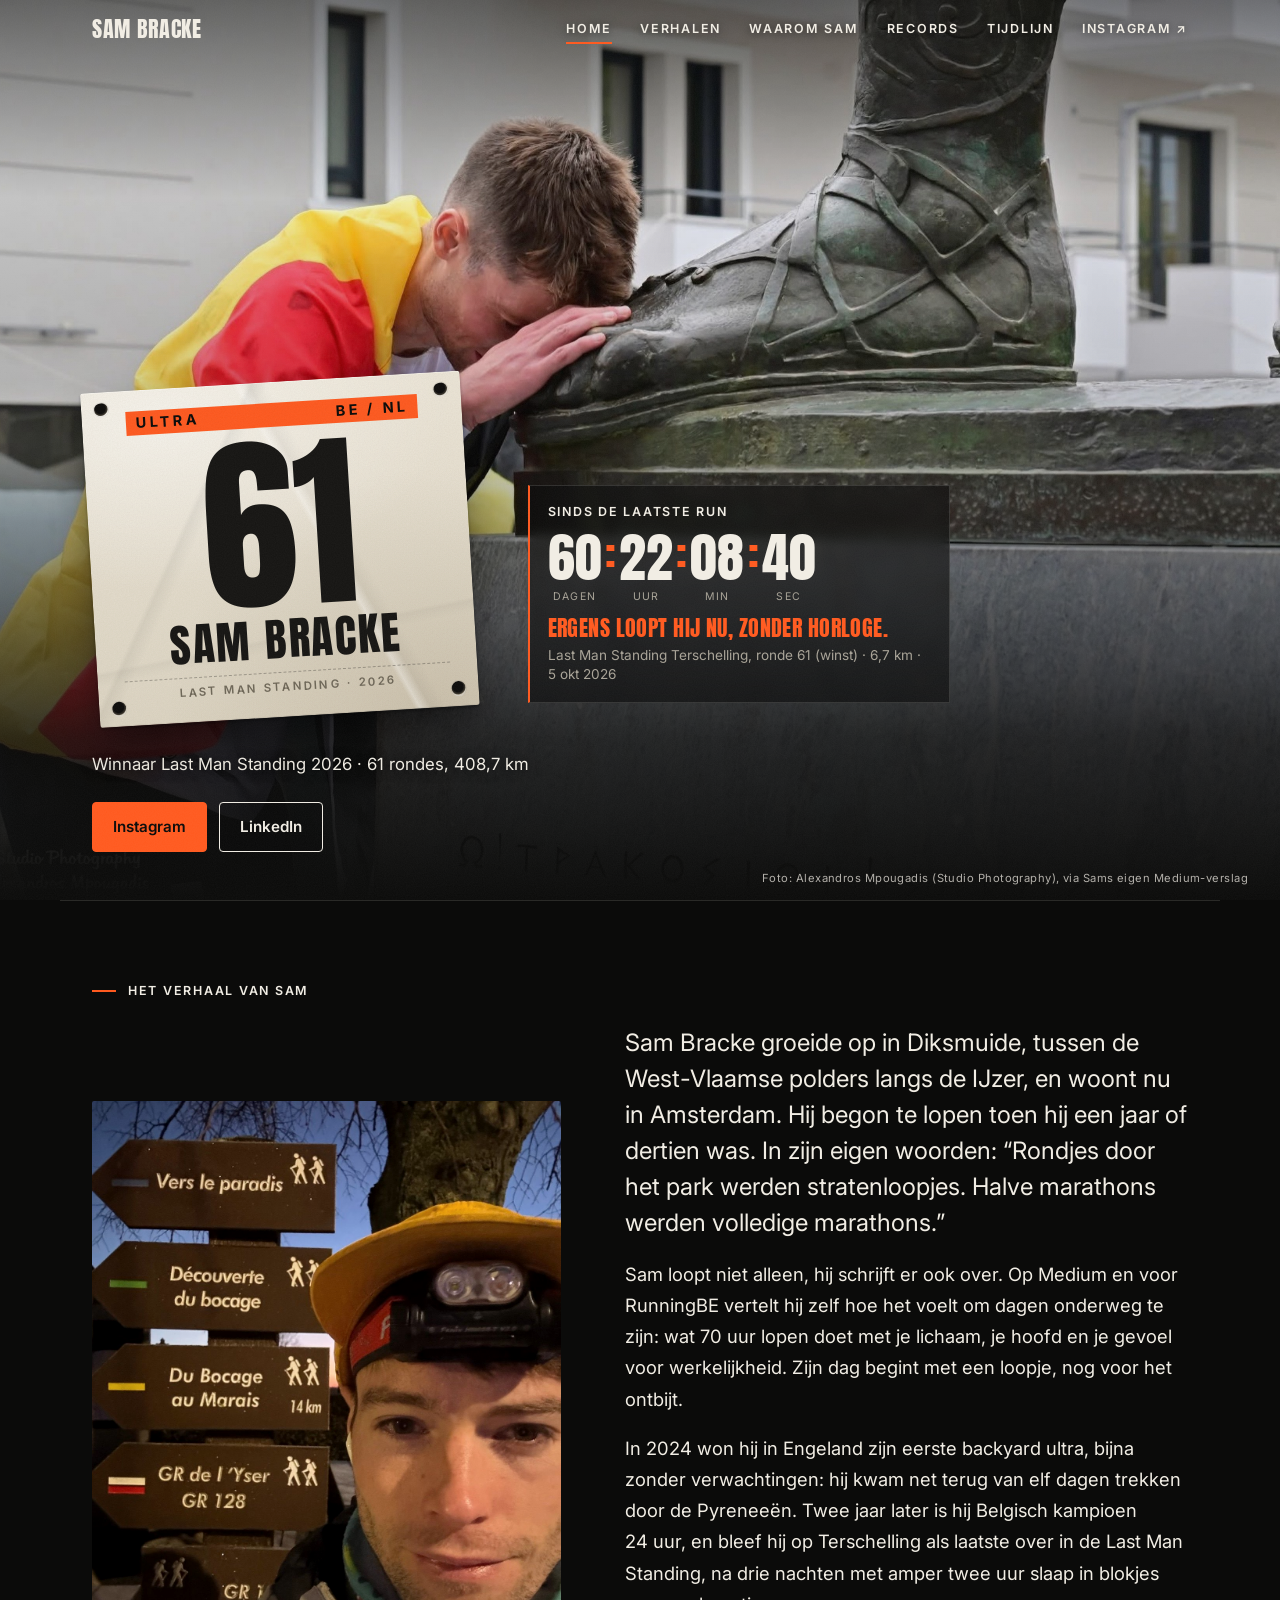
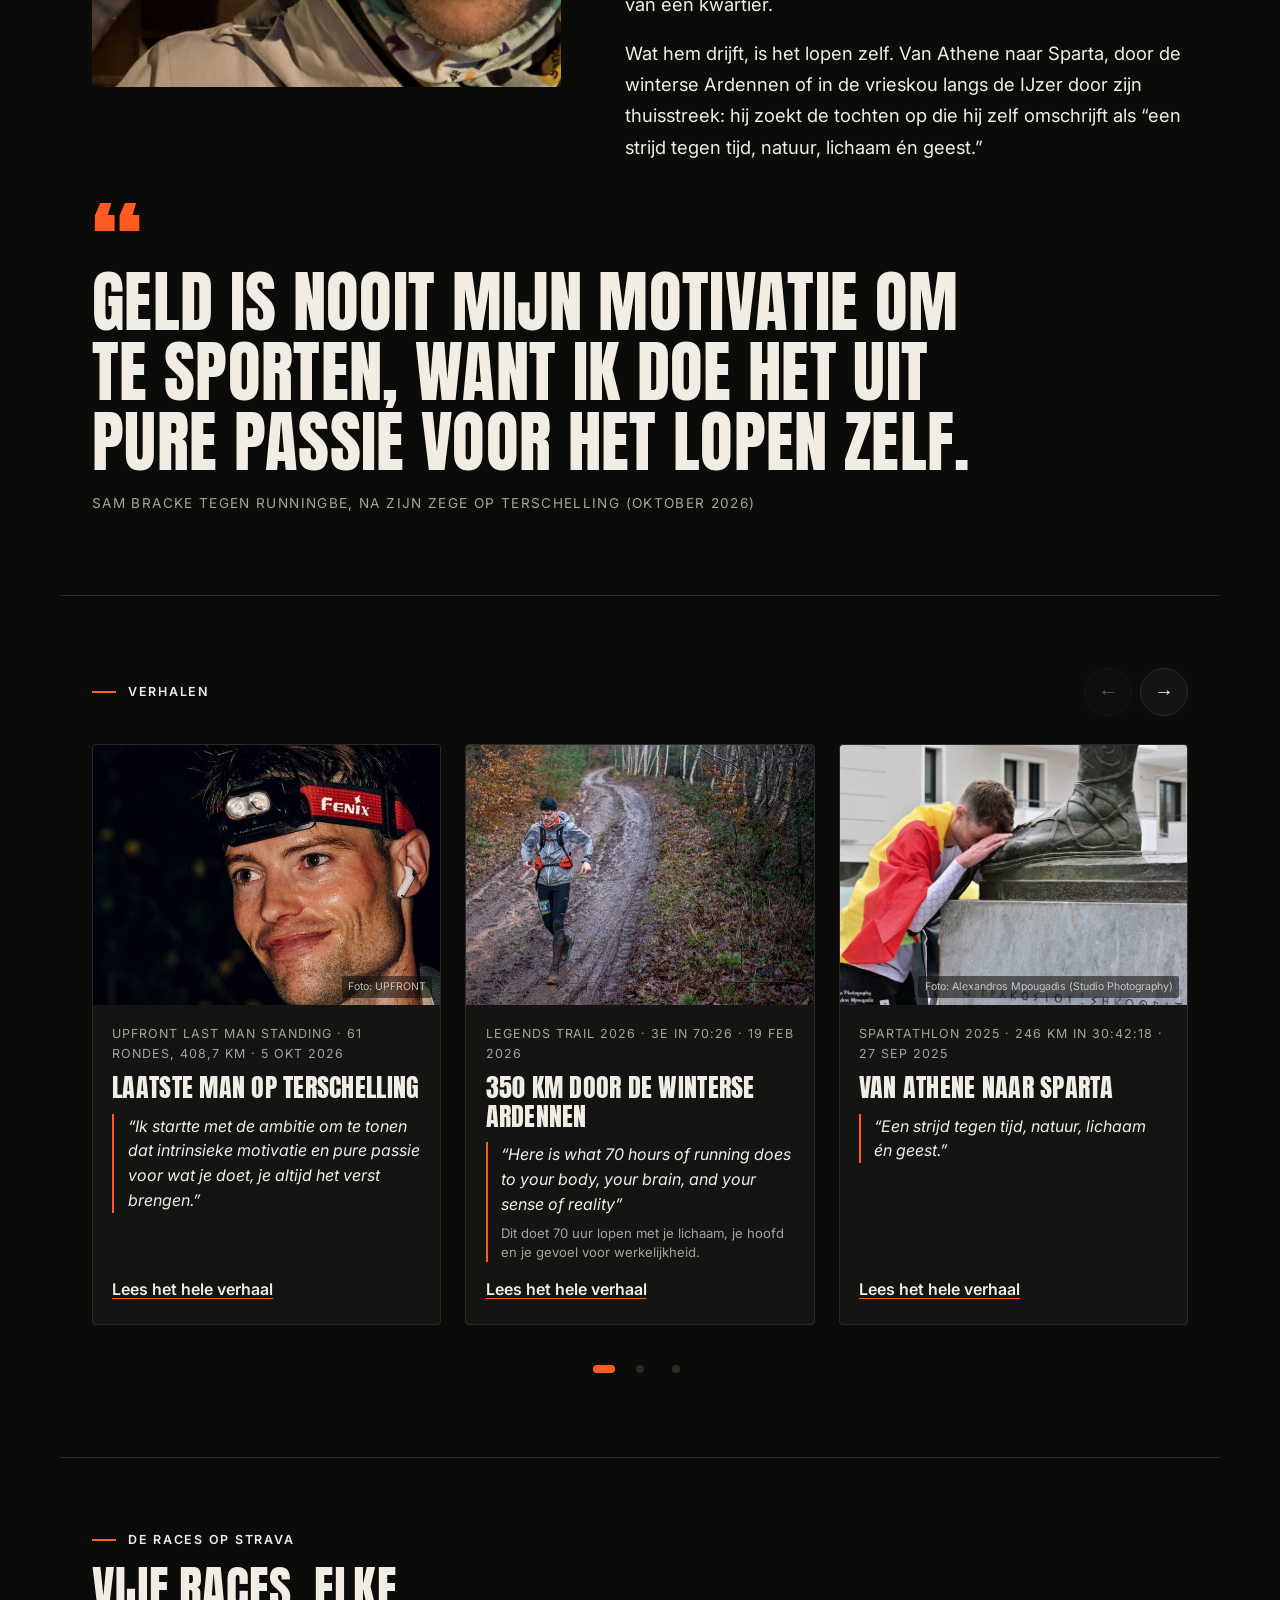
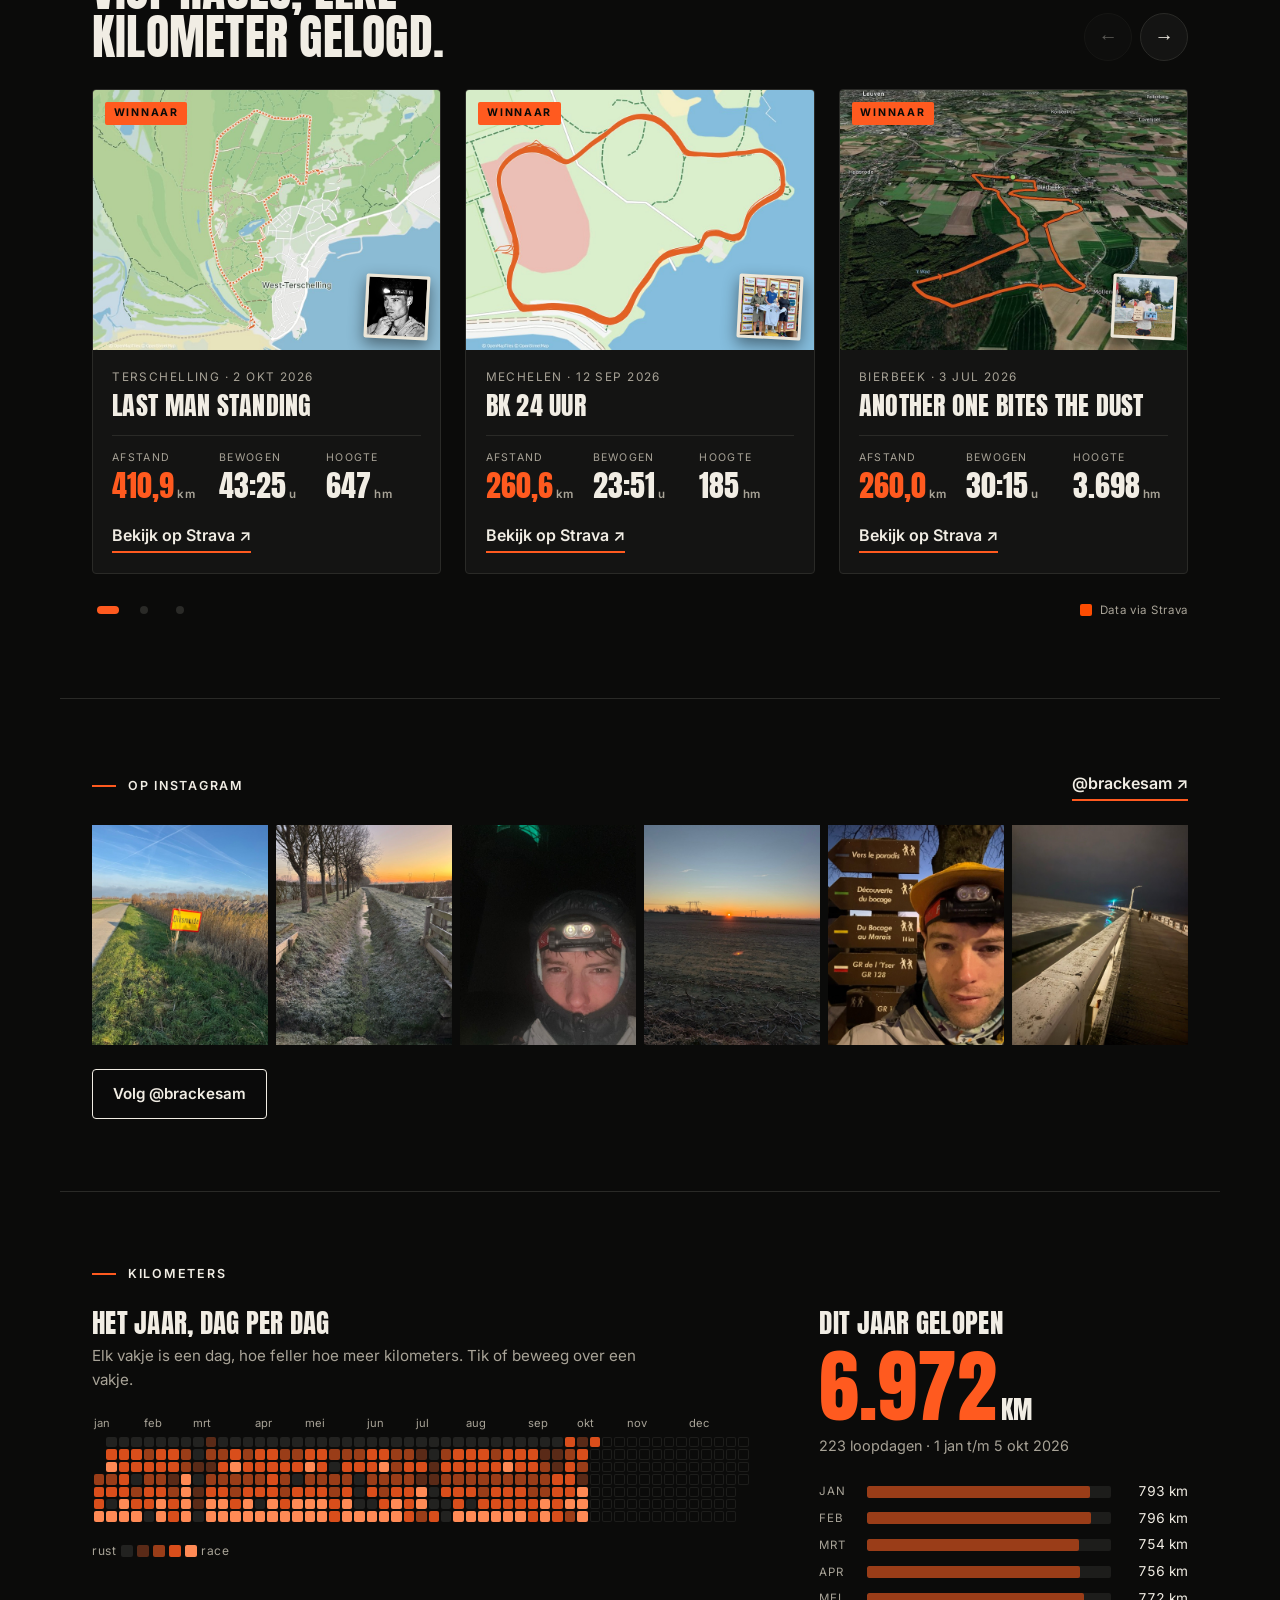
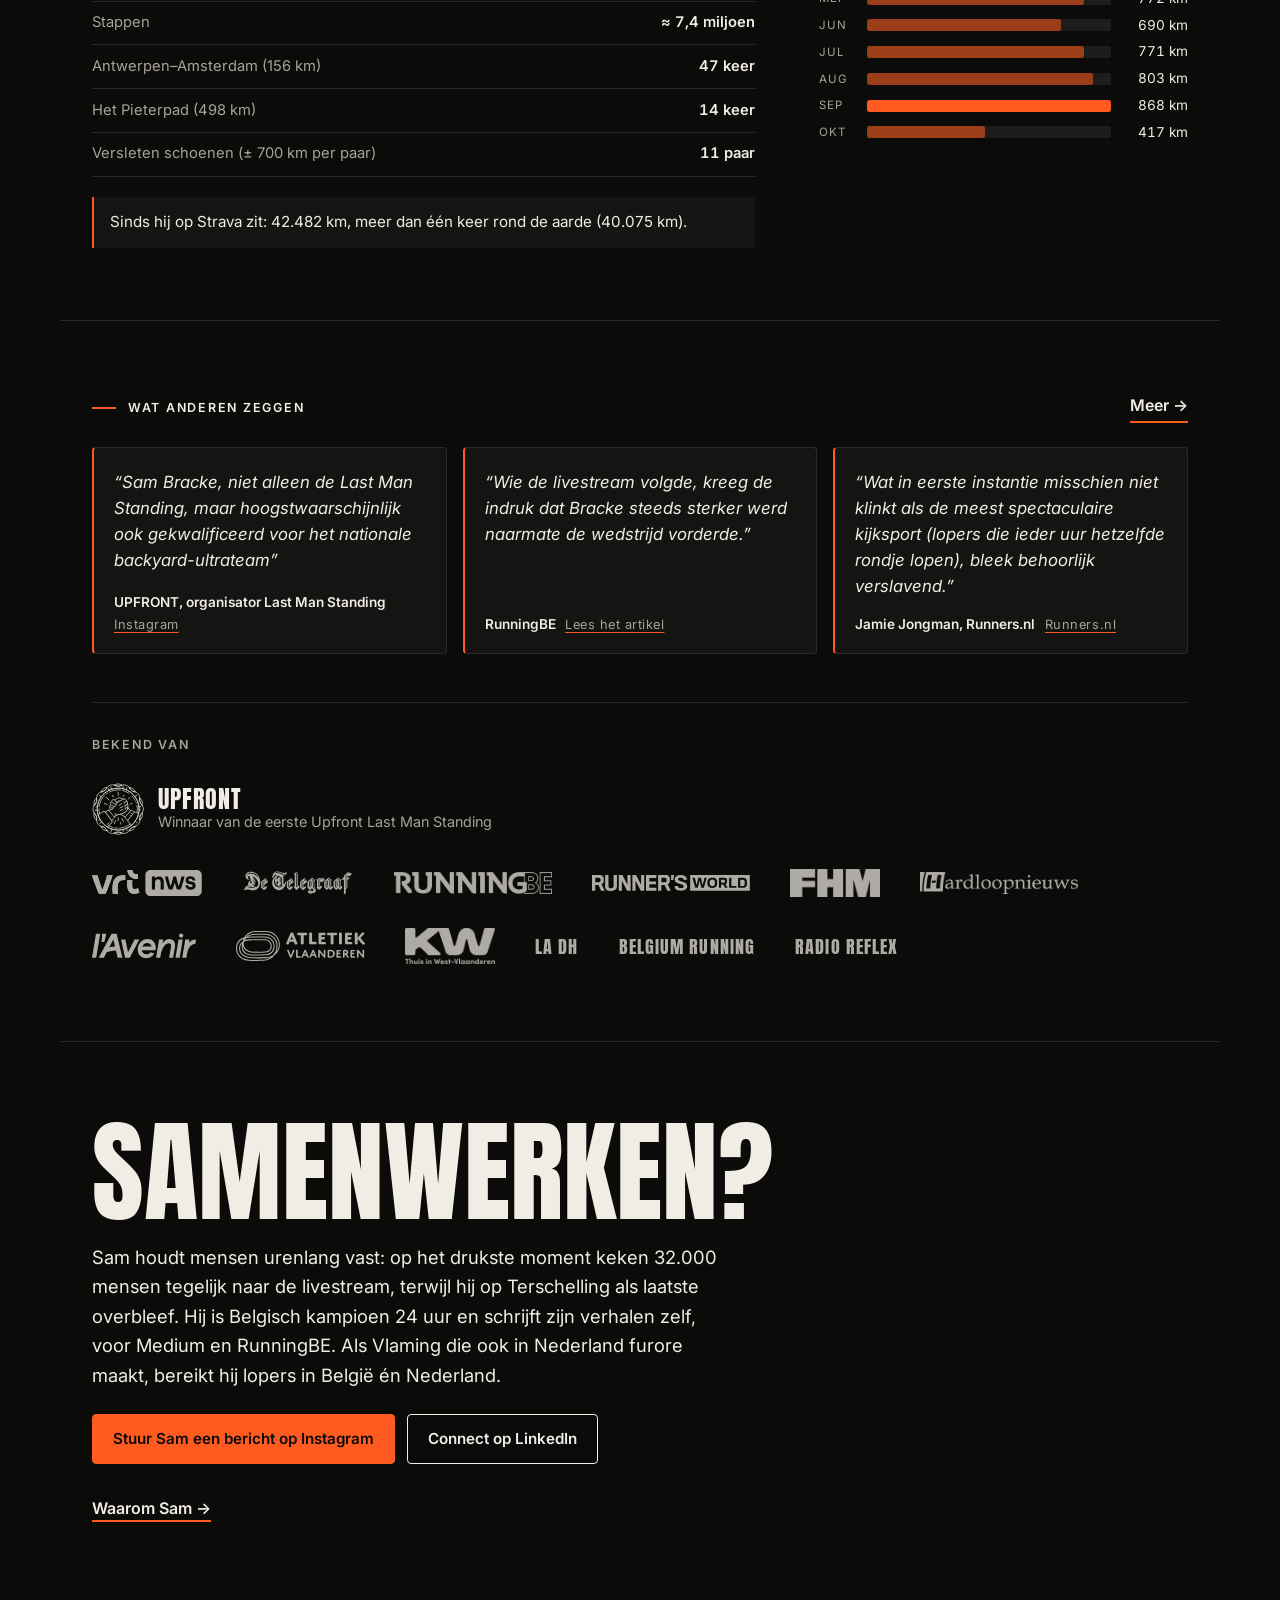
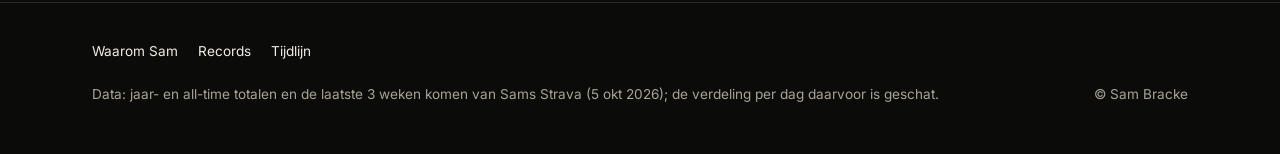
<file: index.html>
<!doctype html>
<html lang="nl">
<head>
<meta charset="utf-8">
<meta name="viewport" content="width=device-width, initial-scale=1">
<meta name="robots" content="noindex, nofollow">
<title>Sam Bracke · Ultraloper</title>
<meta name="description" content="Sam Bracke, ultraloper. Winnaar Last Man Standing 2026: 61 rondes, 408,7 km.">
<meta name="theme-color" content="#0b0b0a">
<link rel="preconnect" href="https://fonts.googleapis.com">
<link rel="preconnect" href="https://fonts.gstatic.com" crossorigin>
<link href="https://fonts.googleapis.com/css2?family=Anton&family=Inter:ital,wght@0,400;0,500;0,600;0,700;1,400&display=swap" rel="stylesheet">
<link rel="stylesheet" href="styles.css">
</head>
<body class="page-home">
<a class="skip" href="#main">Naar de inhoud</a>

<header class="topbar" id="topbar">
  <div class="topbar__inner wrap">
    <a class="topbar__brand" href="index.html" aria-label="Sam Bracke, naar de homepage">Sam Bracke</a>
    <button class="menu-btn" type="button" aria-expanded="false" aria-controls="site-nav">
      <span class="menu-btn__bars" aria-hidden="true"><i></i><i></i><i></i></span>
      <span class="menu-btn__lbl">Menu</span>
    </button>
    <nav class="nav" id="site-nav" aria-label="Hoofdmenu">
      <ul class="nav__list">
        <li><a href="index.html" aria-current="page">Home</a></li>
        <li><a href="index.html#verhalen">Verhalen</a></li>
        <li><a href="waarom-sam.html">Waarom Sam</a></li>
        <li><a href="records.html">Records</a></li>
        <li><a href="tijdlijn.html">Tijdlijn</a></li>
        <li><a href="https://www.instagram.com/brackesam/" target="_blank" rel="noopener">Instagram <span aria-hidden="true">↗</span><span class="sr-only">(opent in nieuw venster)</span></a></li>
      </ul>
    </nav>
  </div>
</header>

<section class="hero" id="top" aria-label="Sam Bracke">
  <div class="hero__inner wrap">
    <div class="hero__row">
      <h1 class="bib">
        <span class="bib__band" aria-hidden="true"><span>Ultra</span><span>BE / NL</span></span>
        <span class="bib__num" aria-hidden="true">61</span>
        <span class="bib__name">Sam Bracke</span>
        <span class="bib__foot" aria-hidden="true">Last Man Standing · 2026</span>
        <span class="bib__hole bib__hole--tl" aria-hidden="true"></span>
        <span class="bib__hole bib__hole--tr" aria-hidden="true"></span>
        <span class="bib__hole bib__hole--bl" aria-hidden="true"></span>
        <span class="bib__hole bib__hole--br" aria-hidden="true"></span>
      </h1>

      <div class="since" id="sinds" hidden>
        <h2 class="since__h">Sinds de laatste run</h2>
        <div class="timer" role="timer" aria-live="off">
          <div class="timer__unit"><span class="timer__num" data-t="d">00</span><span class="timer__lbl">dagen</span></div>
          <span class="timer__sep" aria-hidden="true">:</span>
          <div class="timer__unit"><span class="timer__num" data-t="h">00</span><span class="timer__lbl">uur</span></div>
          <span class="timer__sep" aria-hidden="true">:</span>
          <div class="timer__unit"><span class="timer__num" data-t="m">00</span><span class="timer__lbl">min</span></div>
          <span class="timer__sep" aria-hidden="true">:</span>
          <div class="timer__unit"><span class="timer__num" data-t="s">00</span><span class="timer__lbl">sec</span></div>
        </div>
        <p class="since__quip" id="quip"></p>
        <p class="since__meta" id="lastrun"></p>
      </div>
    </div>

    <p class="hero__sub" id="tagline">Winnaar Last Man Standing 2026 · 61&nbsp;rondes, 408,7&nbsp;km</p>
    <div class="btns">
      <a class="btn btn--accent" href="https://www.instagram.com/brackesam/" target="_blank" rel="noopener">Instagram</a>
      <a class="btn" href="https://www.linkedin.com/in/sam-bracke-02895a59/" target="_blank" rel="noopener">LinkedIn</a>
    </div>
    <p class="hero__credit" id="hero-credit" hidden></p>
  </div>
</section>

<main id="main">
  <section class="section wrap about" id="verhaal" aria-labelledby="verhaal-h" hidden>
    <h2 class="kicker" id="verhaal-h">Het verhaal van Sam</h2>
    <div class="about__grid">
      <figure class="about__photo" id="about-photo" hidden></figure>
      <div class="about__text" id="about-text"></div>
    </div>
    <figure class="about__quote" id="about-quote" hidden>
      <blockquote id="about-quote-text"></blockquote>
      <figcaption id="about-quote-src" hidden></figcaption>
    </figure>
  </section>

  <section class="section wrap" id="verhalen" aria-labelledby="ver-h" hidden>
    <div class="section__head">
      <h2 class="kicker" id="ver-h">Verhalen</h2>
      <div class="slider__ctrl" id="slider-ctrl">
        <button class="slider__arrow" type="button" id="slider-prev" aria-label="Vorig verhaal"><span aria-hidden="true">←</span></button>
        <button class="slider__arrow" type="button" id="slider-next" aria-label="Volgend verhaal"><span aria-hidden="true">→</span></button>
      </div>
    </div>
    <div class="slider" role="region" aria-roledescription="carrousel" aria-label="Verhalen van Sam">
      <div class="slider__track" id="stories-track" tabindex="0" aria-label="Verhalen, gebruik de pijltjestoetsen om te schuiven"></div>
    </div>
    <div class="slider__dots" id="slider-dots" role="group" aria-label="Kies een verhaal"></div>
  </section>

  <section class="section wrap races-sec" id="strava" aria-labelledby="strava-h" hidden>
    <div class="section__head races__head">
      <div>
        <h2 class="kicker" id="strava-h">De races op Strava</h2>
        <p class="races__lead" id="strava-lead">Vijf races, elke kilometer gelogd.</p>
      </div>
      <div class="slider__ctrl" id="races-ctrl">
        <button class="slider__arrow" type="button" id="races-prev" aria-label="Vorige race"><span aria-hidden="true">←</span></button>
        <button class="slider__arrow" type="button" id="races-next" aria-label="Volgende race"><span aria-hidden="true">→</span></button>
      </div>
    </div>
    <div class="slider" role="region" aria-roledescription="carrousel" aria-label="Races op Strava">
      <ol class="slider__track races__track" id="races-track" tabindex="0" aria-label="Races, gebruik de pijltjestoetsen om te schuiven"></ol>
    </div>
    <div class="races__foot">
      <p class="races__hint" id="races-hint" aria-hidden="true">Veeg voor meer races <span>→</span></p>
      <div class="slider__dots" id="races-dots" role="group" aria-label="Kies een race"></div>
      <p class="races__attr"><span class="races__attr-mark" aria-hidden="true"></span>Data via Strava</p>
    </div>
  </section>

  <section class="section wrap" id="instagram" aria-labelledby="ig-h" hidden>
    <div class="section__head">
      <h2 class="kicker" id="ig-h">Op Instagram</h2>
      <a class="link-arrow" href="https://www.instagram.com/brackesam/" target="_blank" rel="noopener">@brackesam <span aria-hidden="true">↗</span></a>
    </div>
    <div class="ig" id="ig-list"></div>
    <div class="btns"><a class="btn" href="https://www.instagram.com/brackesam/" target="_blank" rel="noopener">Volg @brackesam</a></div>
  </section>

  <section class="section wrap" id="kilometers" aria-labelledby="km-h" hidden>
    <h2 class="kicker" id="km-h">Kilometers</h2>
    <div class="km">
      <div class="km__cal" id="kalender" hidden>
        <h3 class="km__h">Het jaar, dag per dag</h3>
        <p class="km__lead">Elk vakje is een dag, hoe feller hoe meer kilometers. Tik of beweeg over een vakje.</p>
        <div class="heat-wrap" id="heat-wrap">
          <div class="heat" id="heat">
            <div class="heat__months" id="heat-months" aria-hidden="true"></div>
            <div class="heat__grid" id="heat-grid" role="group" aria-label="Jaarkalender: één knop per dag. Pijltjestoetsen om te bewegen."></div>
          </div>
          <div class="pop" id="heat-pop" role="status" aria-live="polite" hidden></div>
        </div>
        <div class="heat__legend" aria-hidden="true">rust <i data-l="0"></i><i data-l="1"></i><i data-l="2"></i><i data-l="3"></i><i data-l="4"></i> race</div>
      </div>
      <div class="km__year" id="tellers" hidden>
        <h3 class="km__h">Dit jaar gelopen</h3>
        <p class="km__total"><span class="km__total-num" id="km-total" data-to="0">0</span> <span class="km__total-unit">km</span></p>
        <p class="km__sub" id="km-sub"></p>
        <ol class="months" id="months" aria-label="Kilometers per maand"></ol>
      </div>
      <div class="km__extra" id="km-extra" hidden>
        <ul class="compare" id="compare"></ul>
        <p class="alltime" id="alltime" hidden></p>
      </div>
    </div>
  </section>

  <section class="section wrap tq-strip" id="anderen-home" aria-labelledby="tqh-h" hidden>
    <div class="section__head">
      <h2 class="kicker" id="tqh-h">Wat anderen zeggen</h2>
      <a class="link-arrow" href="waarom-sam.html#anderen">Meer <span aria-hidden="true">→</span></a>
    </div>
    <div class="tq-grid tq-grid--home" id="tq-home"></div>
    <div class="known" id="tq-known" hidden><h3 class="known__h">Bekend van</h3></div>
  </section>

  <section class="section wrap cta" id="samenwerken" aria-labelledby="sam-h">
    <h2 class="cta__title" id="sam-h">Samenwerken?</h2>
    <p class="cta__pitch" id="pitch">Sam loopt verder dan de meeste mensen rijden op een dag, en neemt zijn publiek mee in elke kilometer. Op zoek naar een partner die dat verhaal mee wil dragen.</p>
    <div class="btns">
      <a class="btn btn--accent" href="https://ig.me/m/brackesam" target="_blank" rel="noopener">Stuur Sam een bericht op Instagram</a>
      <a class="btn" href="https://www.linkedin.com/in/sam-bracke-02895a59/" target="_blank" rel="noopener">Connect op LinkedIn</a>
    </div>
    <p class="cta__more"><a class="link-arrow" href="waarom-sam.html">Waarom Sam <span aria-hidden="true">→</span></a></p>
  </section>
</main>

<footer class="footer">
  <div class="wrap footer__inner">
    <nav class="footer__nav" aria-label="Footer">
      <a href="waarom-sam.html">Waarom Sam</a><a href="records.html">Records</a><a href="tijdlijn.html">Tijdlijn</a>
    </nav>
    <p id="footer-data">Data: voorbeelddata. Strava-koppeling volgt.</p>
    <p>© Sam Bracke</p>
  </div>
</footer>
<script src="app.js" defer></script>
</body>
</html>
</file>
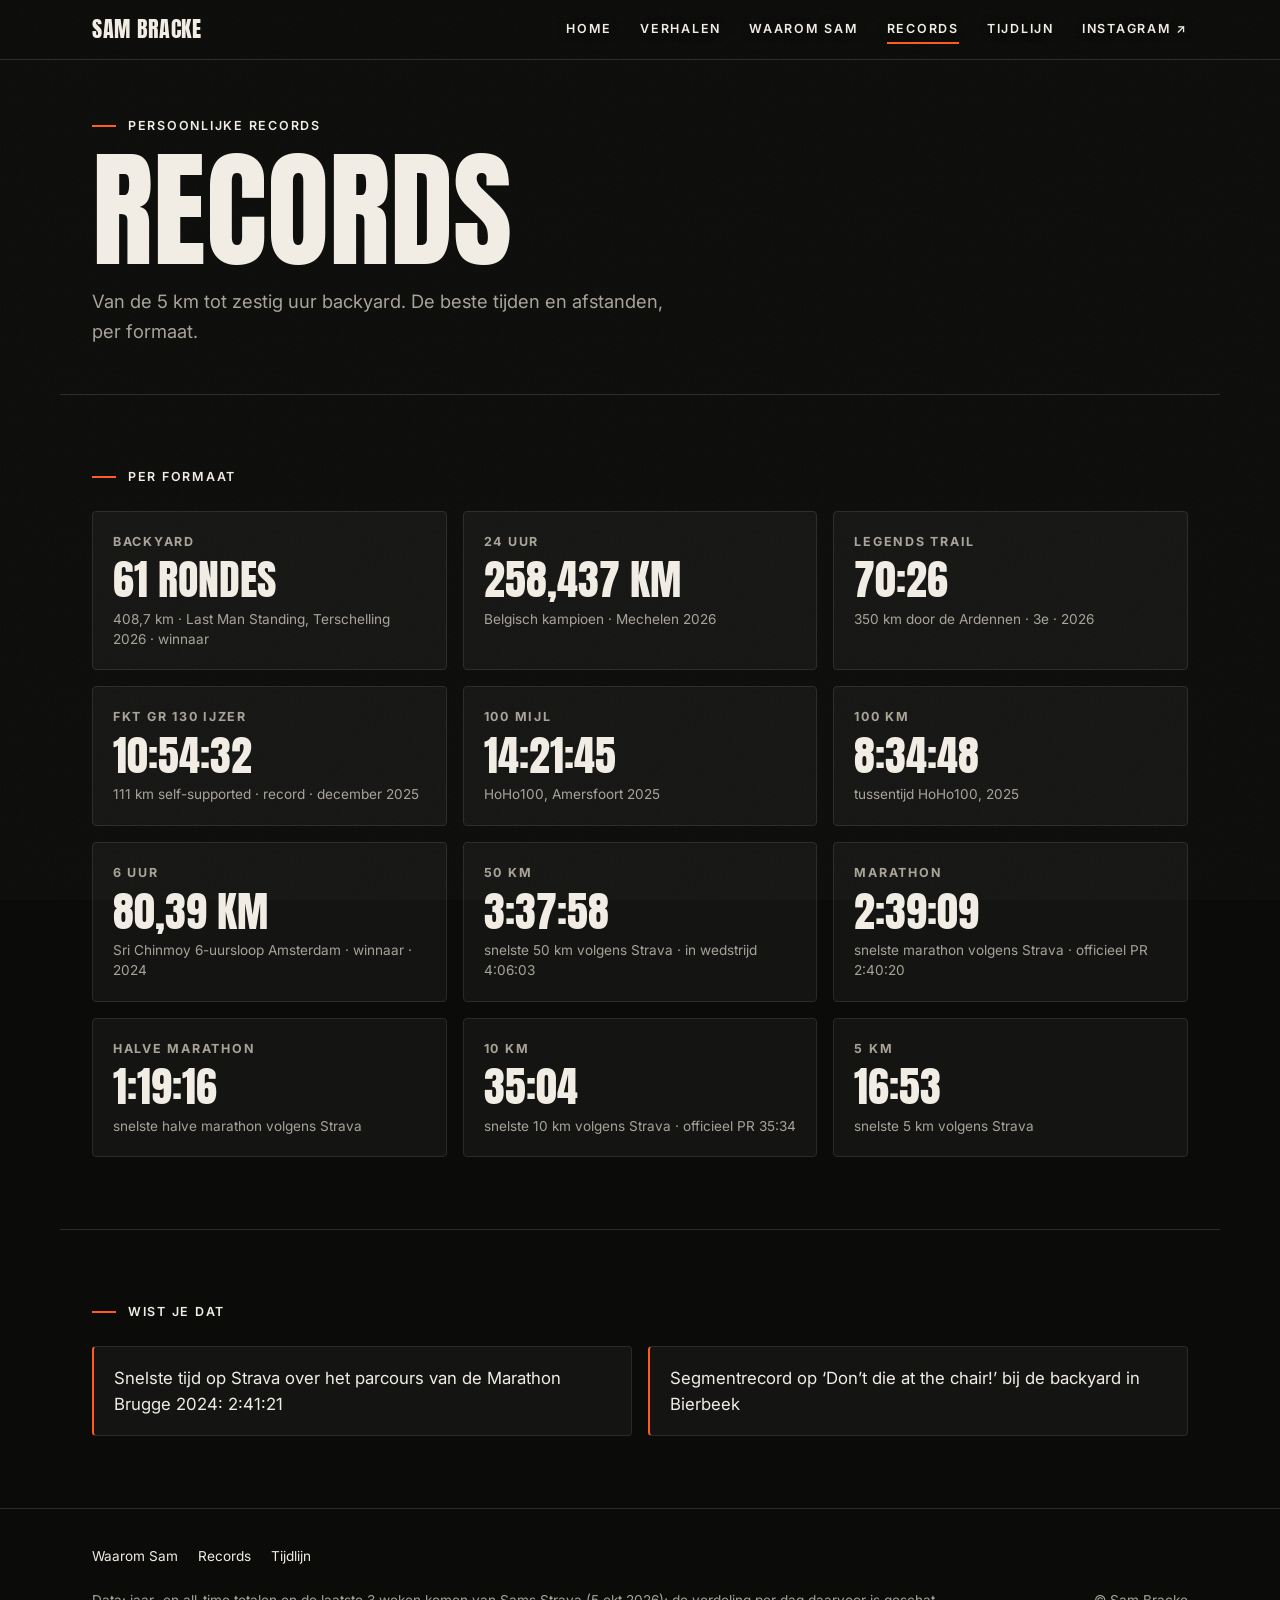
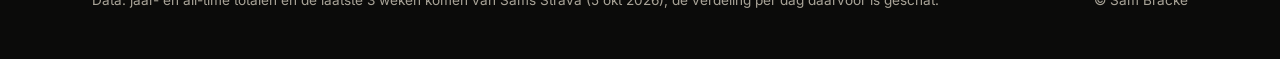
<file: records.html>
<!doctype html>
<html lang="nl">
<head>
<meta charset="utf-8">
<meta name="viewport" content="width=device-width, initial-scale=1">
<meta name="robots" content="noindex, nofollow">
<title>Records · Sam Bracke</title>
<meta name="description" content="De persoonlijke records van ultraloper Sam Bracke.">
<meta name="theme-color" content="#0b0b0a">
<link rel="preconnect" href="https://fonts.googleapis.com">
<link rel="preconnect" href="https://fonts.gstatic.com" crossorigin>
<link href="https://fonts.googleapis.com/css2?family=Anton&family=Inter:ital,wght@0,400;0,500;0,600;0,700;1,400&display=swap" rel="stylesheet">
<link rel="stylesheet" href="styles.css">
</head>
<body class="page-sub">
<a class="skip" href="#main">Naar de inhoud</a>

<header class="topbar" id="topbar">
  <div class="topbar__inner wrap">
    <a class="topbar__brand" href="index.html" aria-label="Sam Bracke, naar de homepage">Sam Bracke</a>
    <button class="menu-btn" type="button" aria-expanded="false" aria-controls="site-nav">
      <span class="menu-btn__bars" aria-hidden="true"><i></i><i></i><i></i></span>
      <span class="menu-btn__lbl">Menu</span>
    </button>
    <nav class="nav" id="site-nav" aria-label="Hoofdmenu">
      <ul class="nav__list">
        <li><a href="index.html">Home</a></li>
        <li><a href="index.html#verhalen">Verhalen</a></li>
        <li><a href="waarom-sam.html">Waarom Sam</a></li>
        <li><a href="records.html" aria-current="page">Records</a></li>
        <li><a href="tijdlijn.html">Tijdlijn</a></li>
        <li><a href="https://www.instagram.com/brackesam/" target="_blank" rel="noopener">Instagram <span aria-hidden="true">↗</span><span class="sr-only">(opent in nieuw venster)</span></a></li>
      </ul>
    </nav>
  </div>
</header>

<main id="main">
  <header class="pagehead wrap">
    <p class="kicker">Persoonlijke records</p>
    <h1 class="pagehead__title">Records</h1>
    <p class="pagehead__lead">Van de 5 km tot zestig uur backyard. De beste tijden en afstanden, per formaat.</p>
  </header>

  <section class="section wrap" id="prs" aria-labelledby="prs-h" hidden>
    <h2 class="kicker" id="prs-h">Per formaat</h2>
    <div class="cards cards--prs" id="prs-list"></div>
  </section>

  <section class="section wrap" id="funfacts" aria-labelledby="ff-h" hidden>
    <h2 class="kicker" id="ff-h">Wist je dat</h2>
    <ul class="facts" id="facts-list"></ul>
  </section>
</main>

<footer class="footer">
  <div class="wrap footer__inner">
    <nav class="footer__nav" aria-label="Footer">
      <a href="waarom-sam.html">Waarom Sam</a><a href="records.html">Records</a><a href="tijdlijn.html">Tijdlijn</a>
    </nav>
    <p id="footer-data">Data: voorbeelddata. Strava-koppeling volgt.</p>
    <p>© Sam Bracke</p>
  </div>
</footer>
<script src="app.js" defer></script>
</body>
</html>
</file>
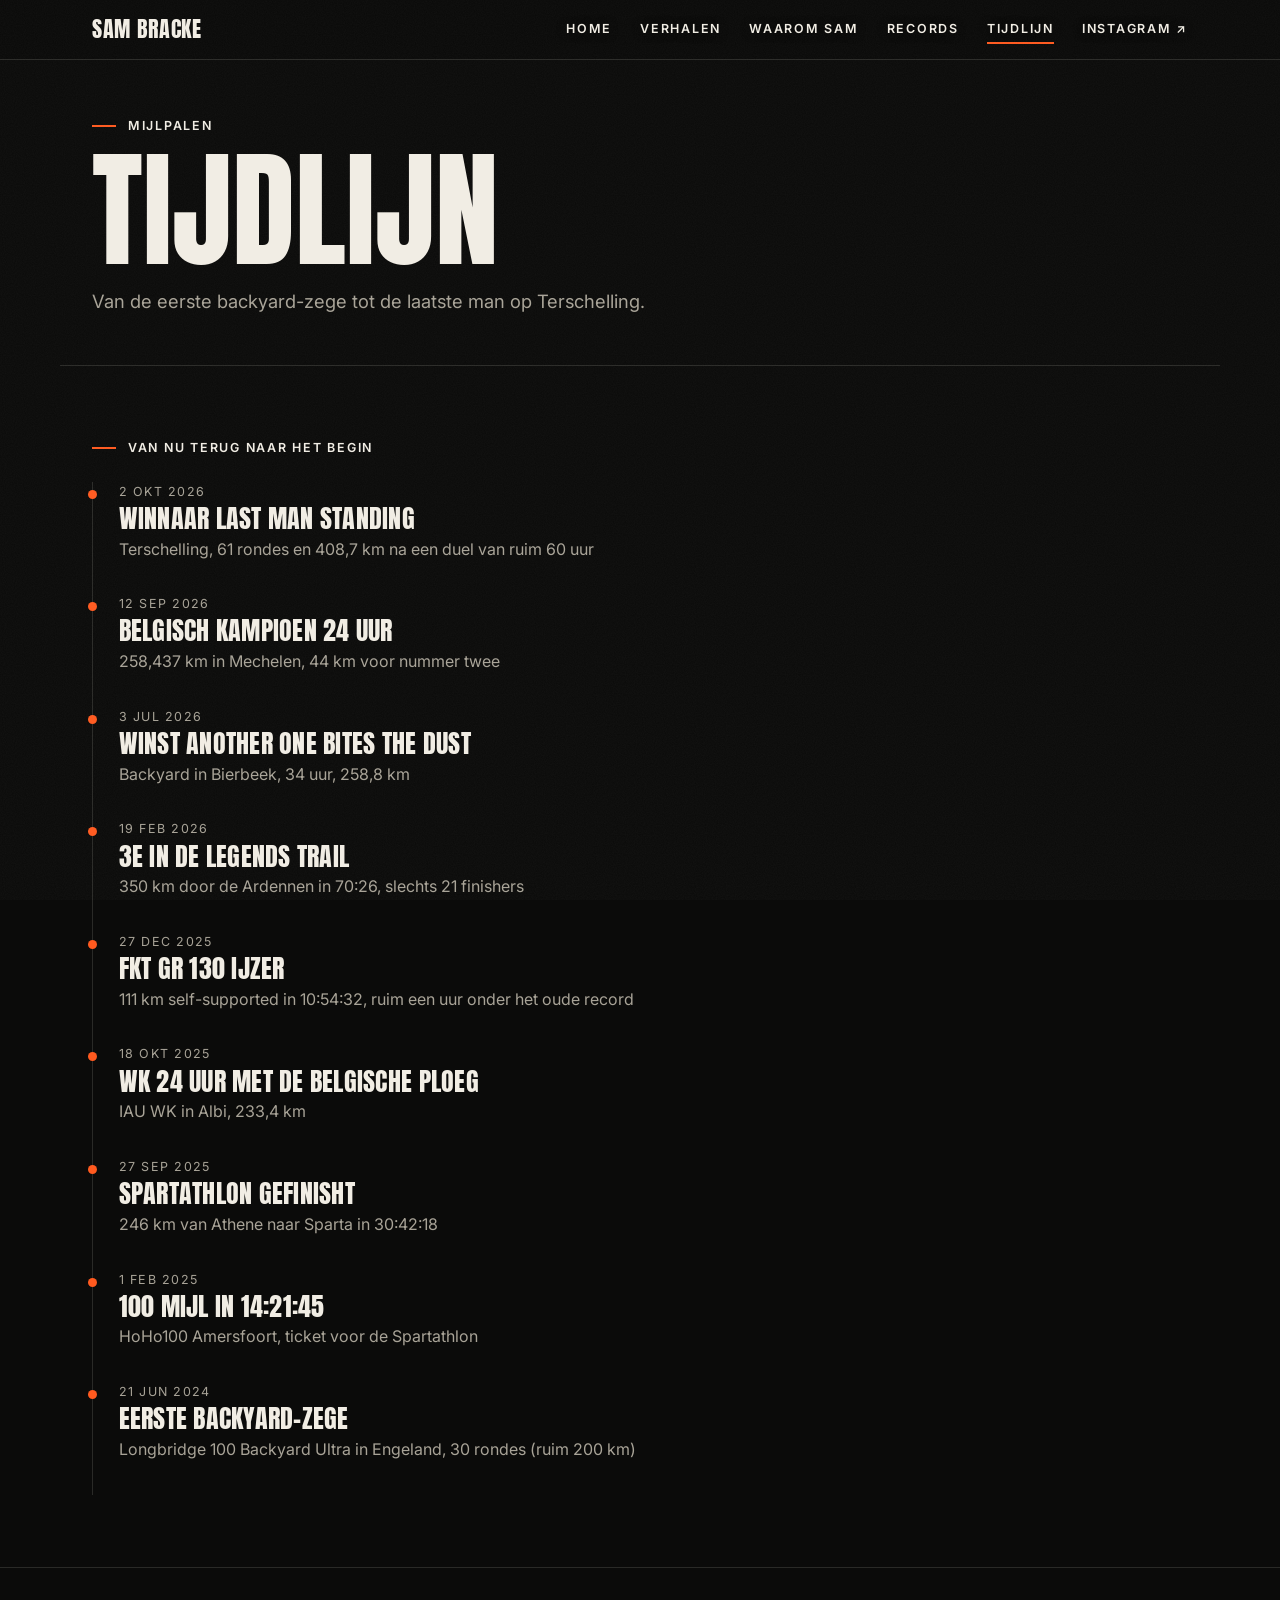
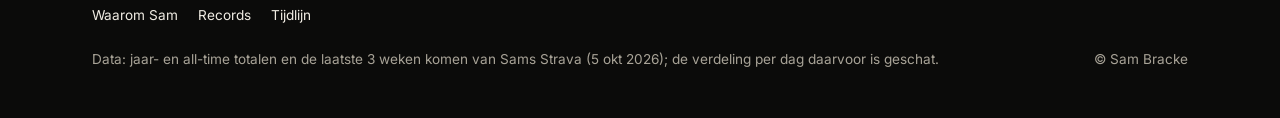
<file: tijdlijn.html>
<!doctype html>
<html lang="nl">
<head>
<meta charset="utf-8">
<meta name="viewport" content="width=device-width, initial-scale=1">
<meta name="robots" content="noindex, nofollow">
<title>Tijdlijn · Sam Bracke</title>
<meta name="description" content="De belangrijkste races en mijlpalen van ultraloper Sam Bracke.">
<meta name="theme-color" content="#0b0b0a">
<link rel="preconnect" href="https://fonts.googleapis.com">
<link rel="preconnect" href="https://fonts.gstatic.com" crossorigin>
<link href="https://fonts.googleapis.com/css2?family=Anton&family=Inter:ital,wght@0,400;0,500;0,600;0,700;1,400&display=swap" rel="stylesheet">
<link rel="stylesheet" href="styles.css">
</head>
<body class="page-sub">
<a class="skip" href="#main">Naar de inhoud</a>

<header class="topbar" id="topbar">
  <div class="topbar__inner wrap">
    <a class="topbar__brand" href="index.html" aria-label="Sam Bracke, naar de homepage">Sam Bracke</a>
    <button class="menu-btn" type="button" aria-expanded="false" aria-controls="site-nav">
      <span class="menu-btn__bars" aria-hidden="true"><i></i><i></i><i></i></span>
      <span class="menu-btn__lbl">Menu</span>
    </button>
    <nav class="nav" id="site-nav" aria-label="Hoofdmenu">
      <ul class="nav__list">
        <li><a href="index.html">Home</a></li>
        <li><a href="index.html#verhalen">Verhalen</a></li>
        <li><a href="waarom-sam.html">Waarom Sam</a></li>
        <li><a href="records.html">Records</a></li>
        <li><a href="tijdlijn.html" aria-current="page">Tijdlijn</a></li>
        <li><a href="https://www.instagram.com/brackesam/" target="_blank" rel="noopener">Instagram <span aria-hidden="true">↗</span><span class="sr-only">(opent in nieuw venster)</span></a></li>
      </ul>
    </nav>
  </div>
</header>

<main id="main">
  <header class="pagehead wrap">
    <p class="kicker">Mijlpalen</p>
    <h1 class="pagehead__title">Tijdlijn</h1>
    <p class="pagehead__lead">Van de eerste backyard-zege tot de laatste man op Terschelling.</p>
  </header>

  <section class="section wrap" id="tijdlijn" aria-labelledby="tl-h" hidden>
    <h2 class="kicker" id="tl-h">Van nu terug naar het begin</h2>
    <ol class="timeline" id="timeline"></ol>
  </section>
</main>

<footer class="footer">
  <div class="wrap footer__inner">
    <nav class="footer__nav" aria-label="Footer">
      <a href="waarom-sam.html">Waarom Sam</a><a href="records.html">Records</a><a href="tijdlijn.html">Tijdlijn</a>
    </nav>
    <p id="footer-data">Data: voorbeelddata. Strava-koppeling volgt.</p>
    <p>© Sam Bracke</p>
  </div>
</footer>
<script src="app.js" defer></script>
</body>
</html>
</file>
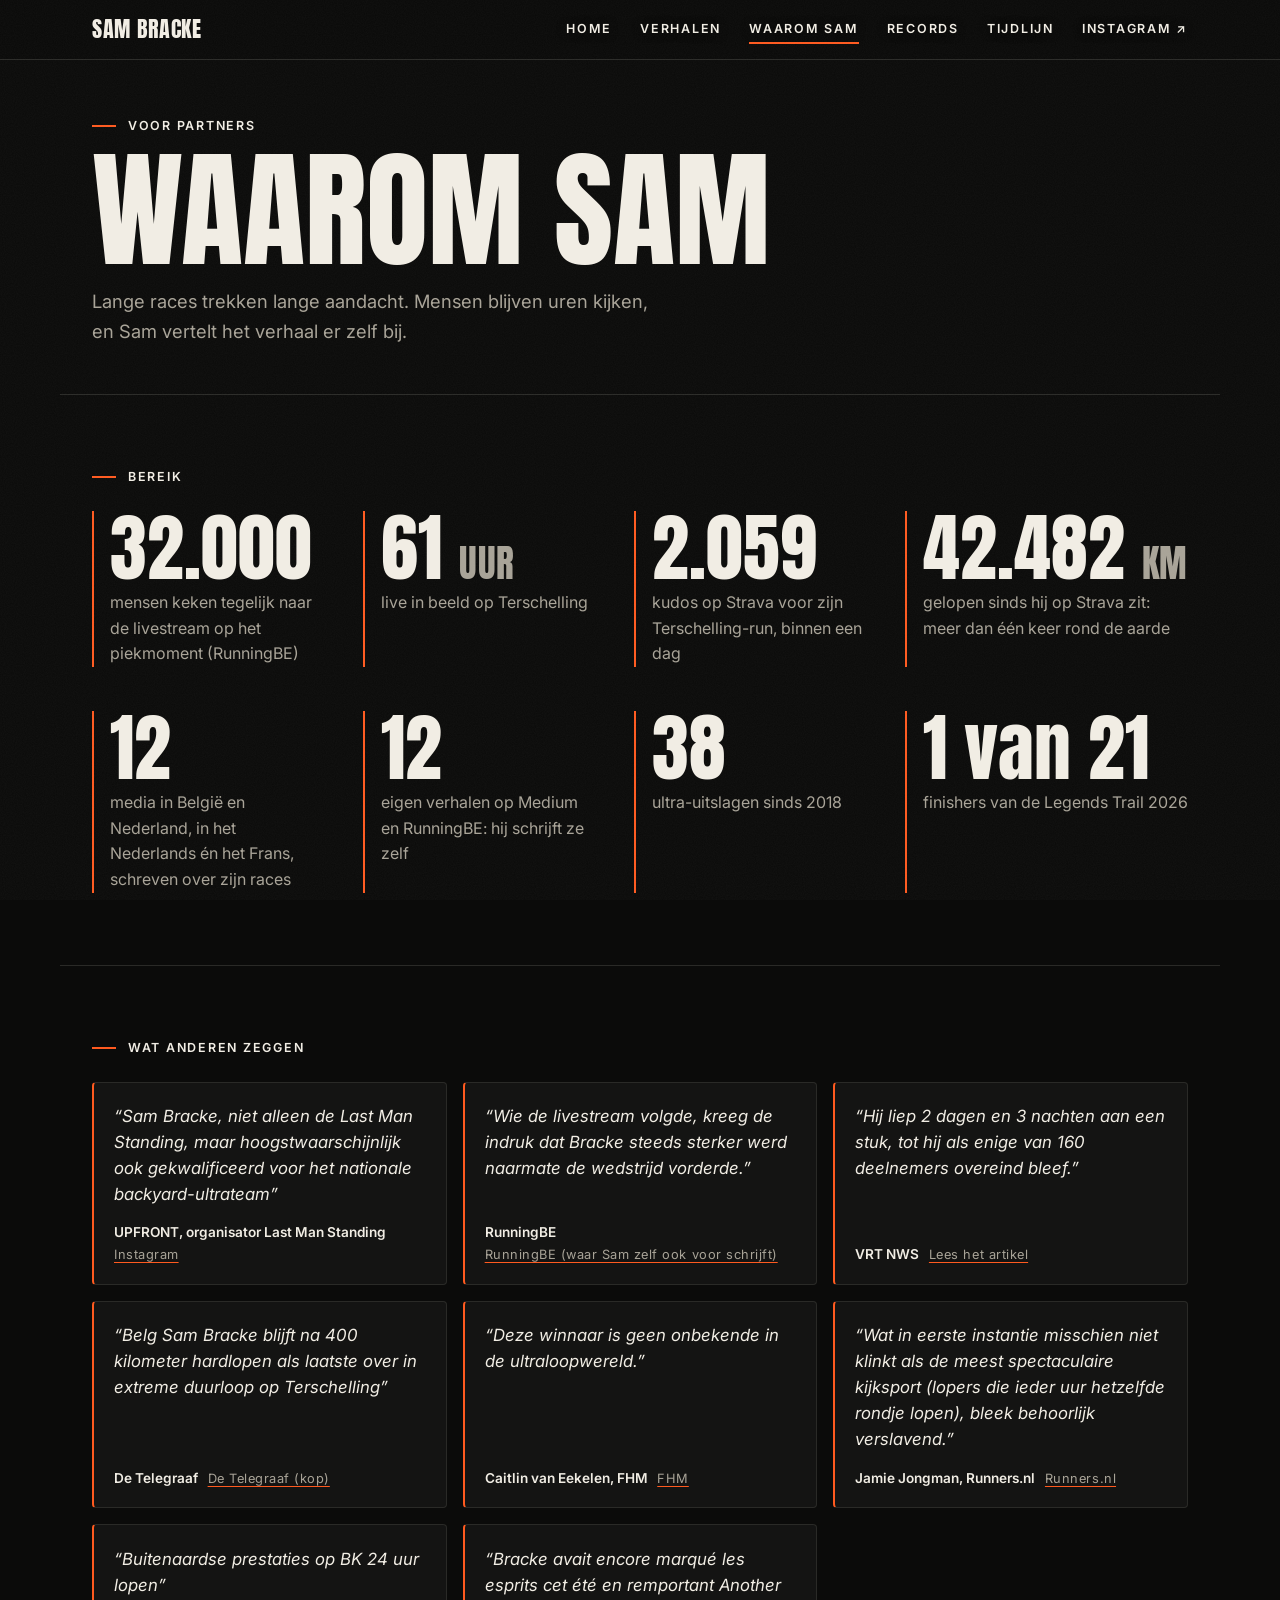
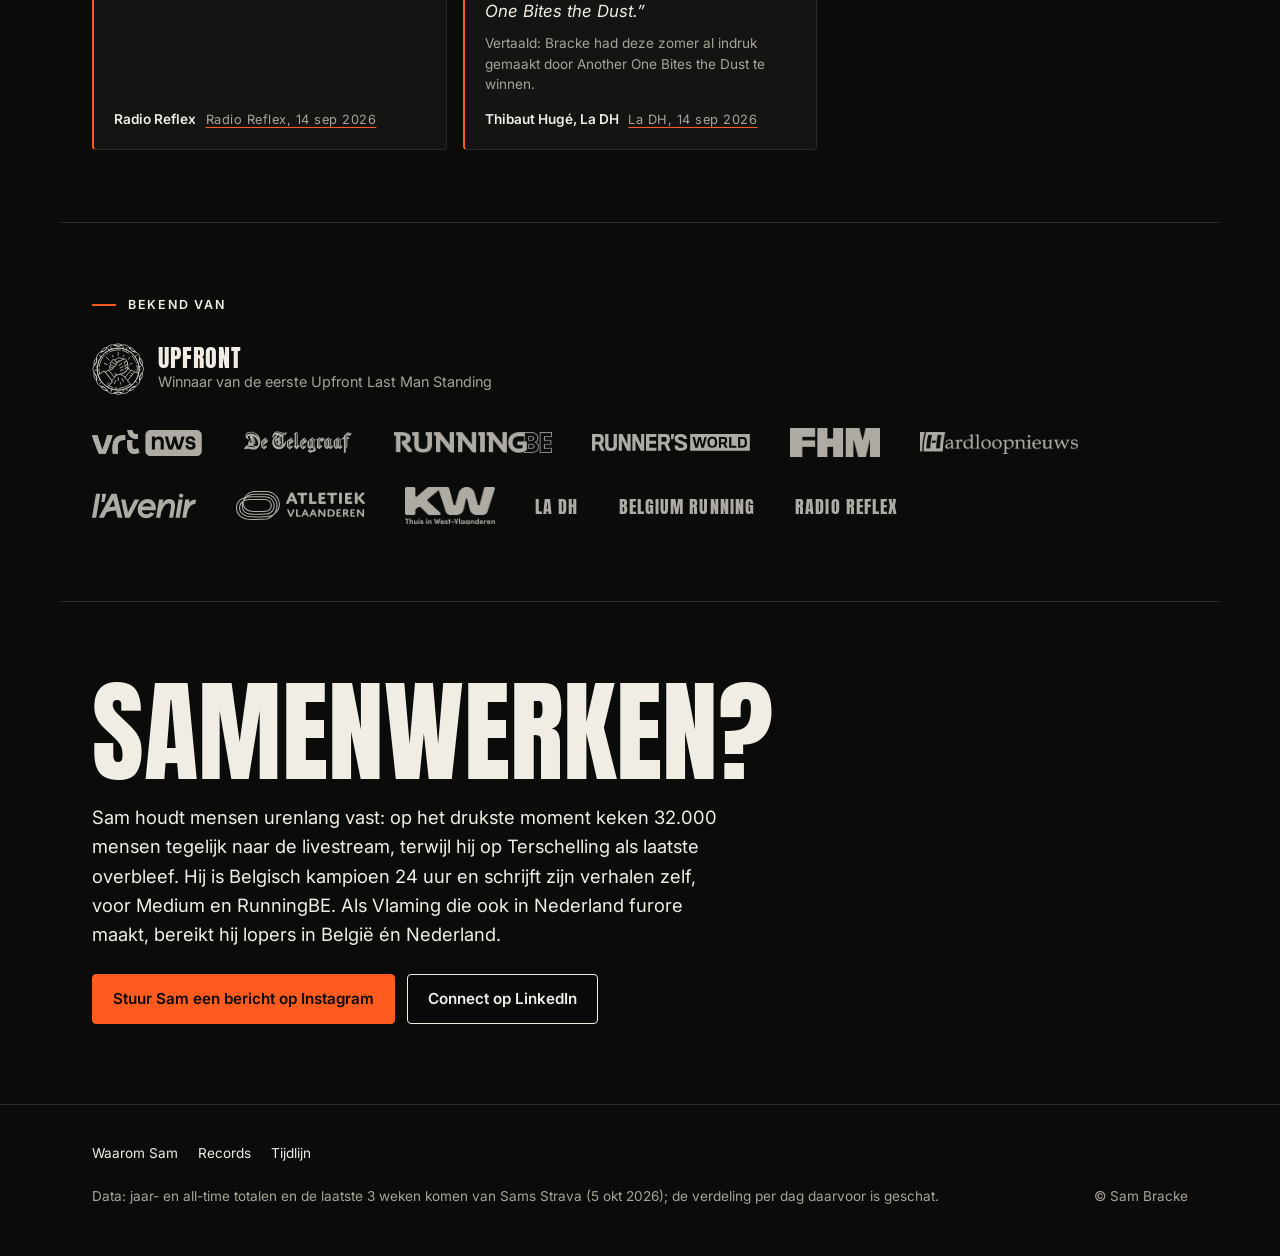
<file: waarom-sam.html>
<!doctype html>
<html lang="nl">
<head>
<meta charset="utf-8">
<meta name="viewport" content="width=device-width, initial-scale=1">
<meta name="robots" content="noindex, nofollow">
<title>Waarom Sam · Sam Bracke</title>
<meta name="description" content="Bereik, pers en samenwerken met ultraloper Sam Bracke.">
<meta name="theme-color" content="#0b0b0a">
<link rel="preconnect" href="https://fonts.googleapis.com">
<link rel="preconnect" href="https://fonts.gstatic.com" crossorigin>
<link href="https://fonts.googleapis.com/css2?family=Anton&family=Inter:ital,wght@0,400;0,500;0,600;0,700;1,400&display=swap" rel="stylesheet">
<link rel="stylesheet" href="styles.css">
</head>
<body class="page-sub">
<a class="skip" href="#main">Naar de inhoud</a>

<header class="topbar" id="topbar">
  <div class="topbar__inner wrap">
    <a class="topbar__brand" href="index.html" aria-label="Sam Bracke, naar de homepage">Sam Bracke</a>
    <button class="menu-btn" type="button" aria-expanded="false" aria-controls="site-nav">
      <span class="menu-btn__bars" aria-hidden="true"><i></i><i></i><i></i></span>
      <span class="menu-btn__lbl">Menu</span>
    </button>
    <nav class="nav" id="site-nav" aria-label="Hoofdmenu">
      <ul class="nav__list">
        <li><a href="index.html">Home</a></li>
        <li><a href="index.html#verhalen">Verhalen</a></li>
        <li><a href="waarom-sam.html" aria-current="page">Waarom Sam</a></li>
        <li><a href="records.html">Records</a></li>
        <li><a href="tijdlijn.html">Tijdlijn</a></li>
        <li><a href="https://www.instagram.com/brackesam/" target="_blank" rel="noopener">Instagram <span aria-hidden="true">↗</span><span class="sr-only">(opent in nieuw venster)</span></a></li>
      </ul>
    </nav>
  </div>
</header>

<main id="main">
  <header class="pagehead wrap">
    <p class="kicker">Voor partners</p>
    <h1 class="pagehead__title">Waarom Sam</h1>
    <p class="pagehead__lead">Lange races trekken lange aandacht. Mensen blijven uren kijken, en Sam vertelt het verhaal er zelf bij.</p>
  </header>

  <section class="section wrap" id="bereik" aria-labelledby="ber-h" hidden>
    <h2 class="kicker" id="ber-h">Bereik</h2>
    <div class="impact" id="impact-list"></div>
  </section>

  <section class="section wrap" id="anderen" aria-labelledby="tq-h" hidden>
    <h2 class="kicker" id="tq-h">Wat anderen zeggen</h2>
    <div class="tq-grid" id="tq-list"></div>
  </section>

  <section class="section wrap" id="press-wrap" aria-labelledby="press-h" hidden>
    <h2 class="kicker" id="press-h">Bekend van</h2>
    <div class="known known--page" id="press-list"></div>
  </section>

  <section class="section wrap cta" id="samenwerken" aria-labelledby="sam-h">
    <h2 class="cta__title" id="sam-h">Samenwerken?</h2>
    <p class="cta__pitch" id="pitch">Sam loopt verder dan de meeste mensen rijden op een dag, en neemt zijn publiek mee in elke kilometer. Op zoek naar een partner die dat verhaal mee wil dragen.</p>
    <div class="btns">
      <a class="btn btn--accent" href="https://ig.me/m/brackesam" target="_blank" rel="noopener">Stuur Sam een bericht op Instagram</a>
      <a class="btn" href="https://www.linkedin.com/in/sam-bracke-02895a59/" target="_blank" rel="noopener">Connect op LinkedIn</a>
    </div>
  </section>
</main>

<footer class="footer">
  <div class="wrap footer__inner">
    <nav class="footer__nav" aria-label="Footer">
      <a href="waarom-sam.html">Waarom Sam</a><a href="records.html">Records</a><a href="tijdlijn.html">Tijdlijn</a>
    </nav>
    <p id="footer-data">Data: voorbeelddata. Strava-koppeling volgt.</p>
    <p>© Sam Bracke</p>
  </div>
</footer>
<script src="app.js" defer></script>
</body>
</html>
</file>
<file: styles.css>
/* Kleuren: pas hier aan (Sam kiest later zijn eigen palet) */
:root {
  --bg: #0b0b0a;
  --bg-2: #141413;
  --bg-3: #1d1d1b;
  --line: #2a2a27;
  --text: #f1ede4;
  --muted: #a8a397;
  --accent: #ff5a1f;
  --accent-ink: #0b0b0a;
  --paper: #ece6d8;
  --paper-2: #ddd5c3;
  --ink: #161513;
  --heat-0: #222220;
  --heat-1: #5a2a17;
  --heat-2: #9a3d18;
  --heat-3: #d94e1b;
  --heat-4: #ff8a55;
  --font-display: "Anton", "Bebas Neue", Impact, "Arial Narrow", sans-serif;
  --font-text: "Inter", system-ui, -apple-system, "Segoe UI", sans-serif;
  --gutter: 16px;
  --max: 1160px;
  --radius: 4px;
  --topbar-h: 60px;
  color-scheme: dark;
}

*, *::before, *::after { box-sizing: border-box; }
html { -webkit-text-size-adjust: 100%; scroll-behavior: smooth; scroll-padding-top: calc(var(--topbar-h) + 8px); }
body {
  margin: 0; background: var(--bg); color: var(--text);
  font: 400 1rem/1.6 var(--font-text);
  overflow-x: hidden;
}
body.menu-open { overflow: hidden; }
/* lichte filmkorrel */
body::after {
  content: ""; position: fixed; inset: 0; pointer-events: none; z-index: 60; opacity: .06;
  background-image: url("data:image/svg+xml;utf8,<svg xmlns='http://www.w3.org/2000/svg' width='160' height='160'><filter id='n'><feTurbulence type='fractalNoise' baseFrequency='.9' numOctaves='2' stitchTiles='stitch'/><feColorMatrix values='0 0 0 0 1  0 0 0 0 1  0 0 0 0 1  0 0 0 .6 0'/></filter><rect width='100%' height='100%' filter='url(%23n)'/></svg>");
}
img { max-width: 100%; display: block; }
a { color: var(--text); text-decoration-color: var(--accent); text-underline-offset: 3px; }
a:hover { color: var(--accent); }
:focus-visible { outline: 2px solid var(--accent); outline-offset: 3px; }
[hidden] { display: none !important; }
.sr-only { position: absolute; width: 1px; height: 1px; margin: -1px; overflow: hidden; clip: rect(0 0 0 0); white-space: nowrap; border: 0; }

.wrap { width: 100%; max-width: var(--max); margin-inline: auto; padding-inline: var(--gutter); }
@media (min-width: 768px) { :root { --gutter: 32px; } }

.skip { position: absolute; left: -9999px; top: 0; background: var(--accent); color: var(--accent-ink); padding: .5rem 1rem; z-index: 100; }
.skip:focus { left: var(--gutter); }

.kicker, .meta, .timer__lbl, .card__label, .heat__legend, .since__h {
  font-size: .78rem; letter-spacing: .14em; text-transform: uppercase; color: var(--muted);
}
.kicker { margin: 0 0 1.5rem; font-weight: 600; color: var(--text); display: flex; align-items: center; gap: .75rem; }
.kicker::before { content: ""; width: 24px; height: 2px; background: var(--accent); flex: none; }
.meta { margin: 0; letter-spacing: .08em; }

/* ---------- Topbar + menu ---------- */
.topbar { position: fixed; top: 0; left: 0; right: 0; z-index: 40; height: var(--topbar-h); transition: background-color .25s, border-color .25s; border-bottom: 1px solid transparent; }
.topbar.is-solid, .page-sub .topbar { background: rgba(11,11,10,.92); border-bottom-color: var(--line); -webkit-backdrop-filter: blur(8px); backdrop-filter: blur(8px); }
.topbar__inner { height: 100%; display: flex; align-items: center; justify-content: space-between; gap: 1rem; }
.topbar__brand { font: 400 1.35rem/1 var(--font-display); text-transform: uppercase; letter-spacing: .03em; text-decoration: none; position: relative; z-index: 2; }
.menu-btn {
  position: relative; z-index: 2; display: inline-flex; align-items: center; gap: .6rem; min-height: 44px; padding: 0 .9rem;
  background: rgba(11,11,10,.55); color: var(--text); border: 1px solid rgba(241,237,228,.35); border-radius: var(--radius);
  font: 600 .8rem/1 var(--font-text); letter-spacing: .14em; text-transform: uppercase; cursor: pointer;
}
.menu-btn:hover { border-color: var(--accent); }
.menu-btn__bars { position: relative; width: 18px; height: 12px; }
.menu-btn__bars i { position: absolute; left: 0; width: 100%; height: 2px; background: currentColor; transition: transform .2s, opacity .2s, top .2s; }
.menu-btn__bars i:nth-child(1) { top: 0; } .menu-btn__bars i:nth-child(2) { top: 5px; } .menu-btn__bars i:nth-child(3) { top: 10px; }
.menu-btn[aria-expanded="true"] .menu-btn__bars i:nth-child(1) { top: 5px; transform: rotate(45deg); }
.menu-btn[aria-expanded="true"] .menu-btn__bars i:nth-child(2) { opacity: 0; }
.menu-btn[aria-expanded="true"] .menu-btn__bars i:nth-child(3) { top: 5px; transform: rotate(-45deg); }

.nav { position: fixed; inset: 0; z-index: 1; background: var(--bg); padding: calc(var(--topbar-h) + 2rem) var(--gutter) 2rem; overflow-y: auto; display: none; }
.nav.is-open { display: block; }
.nav__list { list-style: none; margin: 0; padding: 0; }
.nav__list li { border-bottom: 1px solid var(--line); }
.nav__list a { display: block; padding: .7rem 0; font: 400 clamp(2.2rem, 11vw, 3.2rem)/1.1 var(--font-display); text-transform: uppercase; text-decoration: none; letter-spacing: .01em; }
.nav__list a[aria-current="page"] { color: var(--accent); }

@media (min-width: 960px) {
  .menu-btn { display: none; }
  .nav { position: static; display: block; background: none; padding: 0; overflow: visible; }
  .nav__list { display: flex; gap: 1.75rem; }
  .nav__list li { border: 0; }
  .nav__list a { padding: .4rem 0; font: 600 .78rem/1 var(--font-text); letter-spacing: .14em; text-shadow: 0 1px 8px rgba(0,0,0,.6); }
  .nav__list a[aria-current="page"] { color: var(--text); box-shadow: 0 2px 0 var(--accent); }
}

/* ---------- Hero ---------- */
.hero {
  position: relative; min-height: 100svh; display: flex; align-items: flex-end;
  background-color: var(--bg);
  background-image:
    linear-gradient(180deg, rgba(11,11,10,.55) 0%, rgba(11,11,10,.05) 22%, rgba(11,11,10,.2) 50%, rgba(11,11,10,.85) 82%, var(--bg) 100%),
    var(--hero-img, none),
    radial-gradient(120% 80% at 70% 20%, #3a2016 0%, #17110e 45%, var(--bg) 80%);
  background-size: cover; background-position: var(--hero-pos, 60% 25%);
}
.hero__inner { padding-top: calc(var(--topbar-h) + 3rem); padding-bottom: 3rem; }
.hero__row { display: flex; flex-direction: column; align-items: flex-start; gap: 2rem; }
@media (min-width: 900px) {
  .hero__row { flex-direction: row; align-items: flex-end; gap: 3.5rem; }
}
.hero__credit { margin: 1.25rem 0 0; font-size: .7rem; color: rgba(241,237,228,.72); letter-spacing: .04em; }
.hero__sub { max-width: 36rem; margin: 2rem 0 0; font-size: 1.05rem; color: var(--text); text-shadow: 0 1px 12px rgba(0,0,0,.8); }

/* Borstnummer */
.bib {
  --w: clamp(230px, 64vw, 360px);
  position: relative; width: var(--w); margin: 0; padding: calc(var(--w) * .055) calc(var(--w) * .07) calc(var(--w) * .06);
  display: flex; flex-direction: column; align-items: center;
  color: var(--ink); font-weight: 400; transform: rotate(-3.5deg); transform-origin: 40% 60%;
  border-radius: 3px;
  background:
    /* kreukels: zachte diagonale plooien */
    linear-gradient(118deg, transparent 0 30%, rgba(0,0,0,.05) 31%, transparent 34% 100%),
    linear-gradient(64deg, transparent 0 58%, rgba(255,255,255,.35) 59%, rgba(0,0,0,.045) 61%, transparent 64% 100%),
    linear-gradient(172deg, transparent 0 72%, rgba(0,0,0,.04) 73%, transparent 76% 100%),
    radial-gradient(140% 90% at 20% 10%, rgba(255,255,255,.55), transparent 55%),
    radial-gradient(120% 120% at 90% 100%, rgba(120,100,70,.18), transparent 60%),
    linear-gradient(180deg, var(--paper), var(--paper-2));
  box-shadow:
    0 1px 0 rgba(255,255,255,.4) inset,
    0 -1px 0 rgba(0,0,0,.08) inset,
    0 2px 3px rgba(0,0,0,.35),
    0 18px 40px -10px rgba(0,0,0,.7);
}
.bib::after { /* papiervezel */
  content: ""; position: absolute; inset: 0; border-radius: inherit; pointer-events: none; opacity: .35; mix-blend-mode: multiply;
  background-image: url("data:image/svg+xml;utf8,<svg xmlns='http://www.w3.org/2000/svg' width='120' height='120'><filter id='p'><feTurbulence type='fractalNoise' baseFrequency='.75' numOctaves='3' stitchTiles='stitch'/><feColorMatrix values='0 0 0 0 .45  0 0 0 0 .4  0 0 0 0 .32  0 0 0 .35 0'/></filter><rect width='100%' height='100%' filter='url(%23p)'/></svg>");
}
.bib__band {
  align-self: stretch; display: flex; justify-content: space-between; gap: .5rem;
  background: var(--accent); color: var(--accent-ink); padding: .32em .7em;
  font: 700 calc(var(--w) * .038)/1 var(--font-text); letter-spacing: .22em; text-transform: uppercase;
  margin-inline: calc(var(--w) * .045);
}
.bib__num { font: 400 calc(var(--w) * .5)/.92 var(--font-display); letter-spacing: -.01em; margin-top: .06em; font-variant-numeric: tabular-nums; }
.bib__name { font: 400 calc(var(--w) * .118)/1 var(--font-display); text-transform: uppercase; letter-spacing: .04em; margin-top: .1em; }
.bib__foot { margin-top: .9em; font: 600 calc(var(--w) * .03)/1 var(--font-text); letter-spacing: .2em; text-transform: uppercase; color: #6f6859; border-top: 1px dashed rgba(0,0,0,.28); padding-top: .8em; align-self: stretch; text-align: center; }
.bib__hole {
  position: absolute; width: calc(var(--w) * .036); height: calc(var(--w) * .036); border-radius: 50%;
  background: radial-gradient(circle at 45% 40%, #0d0c0b 0 45%, #3a352c 62%, rgba(0,0,0,0) 72%);
  box-shadow: 0 0 0 1px rgba(0,0,0,.08), 0 1px 0 rgba(255,255,255,.5);
}
.bib__hole--tl { top: 3.2%; left: 3.4%; } .bib__hole--tr { top: 3.2%; right: 3.4%; }
.bib__hole--bl { bottom: 3.2%; left: 3.4%; } .bib__hole--br { bottom: 3.2%; right: 3.4%; }
@media (min-width: 900px) { .bib { --w: 380px; } .hero__credit { position: absolute; right: var(--gutter); bottom: .75rem; margin: 0; } }
@media (max-width: 899px) {
  .hero { background-position: var(--hero-pos-m, 33% 0%); }
  .hero__inner { padding-top: max(calc(var(--topbar-h) + 2rem), 46svh); }
  .bib { --w: clamp(230px, 64vw, 330px); }
}

/* Timer in de hero */
.since { padding: 1rem 1.1rem 1.1rem; background: rgba(11,11,10,.62); border: 1px solid rgba(241,237,228,.14); border-left: 2px solid var(--accent); -webkit-backdrop-filter: blur(6px); backdrop-filter: blur(6px); max-width: 100%; }
.since__h { margin: 0 0 .5rem; font-weight: 600; color: var(--text); }
.timer { display: flex; align-items: flex-start; gap: .2rem; font-variant-numeric: tabular-nums; }
.timer__unit { display: flex; flex-direction: column; align-items: center; min-width: 2.1ch; }
.timer__num { font: 400 clamp(2.4rem, 11vw, 3.4rem)/1 var(--font-display); color: var(--text); }
.timer__sep { font: 400 clamp(2rem, 9vw, 2.8rem)/1.05 var(--font-display); color: var(--accent); }
.timer__lbl { margin-top: .3rem; font-size: .66rem; letter-spacing: .12em; }
.since__quip { margin: .7rem 0 0; font: 400 1.35rem/1.1 var(--font-display); text-transform: uppercase; color: var(--accent); letter-spacing: .02em; }
.since__meta { margin: .35rem 0 0; color: var(--muted); font-size: .85rem; line-height: 1.4; max-width: 24rem; }
@media (min-width: 900px) { .since { margin-bottom: 1rem; } }

.btns { display: flex; flex-wrap: wrap; gap: .75rem; margin-top: 1.5rem; }
.btn {
  display: inline-flex; align-items: center; justify-content: center; min-height: 48px;
  padding: .75rem 1.25rem; border: 1px solid var(--text); border-radius: var(--radius);
  color: var(--text); text-decoration: none; font-weight: 600; font-size: .95rem; background: rgba(11,11,10,.35);
}
.btn:hover { border-color: var(--accent); color: var(--accent); }
.btn--accent { background: var(--accent); border-color: var(--accent); color: var(--accent-ink); }
.btn--accent:hover { background: var(--text); border-color: var(--text); color: var(--bg); }
.link-arrow { font-weight: 600; text-decoration: none; border-bottom: 2px solid var(--accent); padding-bottom: 2px; }

/* ---------- Secties ---------- */
.section { padding-block: 4.5rem; border-top: 1px solid var(--line); }
.section__head { display: flex; flex-wrap: wrap; justify-content: space-between; align-items: center; gap: .75rem 1.5rem; margin-bottom: 1.5rem; }
.section__head .kicker { margin: 0; }

/* Subpagina-kop */
.pagehead { padding-top: calc(var(--topbar-h) + 3.5rem); padding-bottom: 3rem; }
.pagehead .kicker { margin-bottom: 1rem; }
.pagehead__title { font: 400 clamp(3.4rem, 17vw, 8rem)/.9 var(--font-display); text-transform: uppercase; margin: 0 0 1.25rem; }
.pagehead__lead { font-size: 1.15rem; max-width: 36rem; margin: 0; color: var(--muted); }

/* ---------- Het verhaal van Sam ---------- */
.about { padding-block: 5rem; }
.about__grid { display: grid; gap: 2rem; }
.about__photo { margin: 0; position: relative; }
.about__photo img { width: 100%; aspect-ratio: 4 / 5; object-fit: cover; border-radius: 2px; filter: saturate(.9) contrast(1.03); }
.about__photo figcaption { margin-top: .6rem; font-size: .8rem; color: var(--muted); }
.about__text p { margin: 0 0 1.1rem; font-size: 1.1rem; line-height: 1.7; max-width: 36rem; }
.about__text p:first-child { font-size: clamp(1.25rem, 4.6vw, 1.5rem); line-height: 1.5; color: var(--text); }
.about__text p:last-child { margin-bottom: 0; }
.about__quote { margin: 3.5rem 0 0; padding: 0; max-width: 58rem; }
.about__quote blockquote { margin: 0; font: 400 clamp(2rem, 8.5vw, 4.2rem)/1.04 var(--font-display); text-transform: uppercase; letter-spacing: .005em; }
.about__quote blockquote::before { content: "“"; display: block; color: var(--accent); font-size: 1.6em; line-height: .6; height: .45em; }
.about__quote figcaption { margin-top: 1rem; color: var(--muted); font-size: .85rem; letter-spacing: .1em; text-transform: uppercase; }
@media (min-width: 900px) {
  .about__grid { grid-template-columns: minmax(0, 5fr) minmax(0, 6fr); gap: 4rem; align-items: center; }
  .about__grid--solo { grid-template-columns: 1fr; }
  .about__text p { font-size: 1.15rem; }
}

/* ---------- Verhalen-slider ---------- */
.slider { position: relative; margin-inline: calc(var(--gutter) * -1); }
.slider__track {
  --gap: 1rem;
  display: flex; gap: var(--gap); overflow-x: auto; scroll-snap-type: x mandatory; overscroll-behavior-x: contain;
  padding: .25rem var(--gutter) 1rem; scroll-padding-inline: var(--gutter); scrollbar-width: none; -webkit-overflow-scrolling: touch;
}
.slider__track::-webkit-scrollbar { display: none; }
.slider__track:focus-visible { outline-offset: -2px; }
.slide { flex: 0 0 84%; scroll-snap-align: start; min-width: 0; }
@media (min-width: 640px) { .slide { flex-basis: calc((100% - var(--gap)) / 2 - 1rem); } }
@media (min-width: 1000px) {
  .slider { margin-inline: 0; }
  .slider__track { --gap: 1.5rem; padding-inline: 0; scroll-padding-inline: 0; }
  .slide { flex-basis: calc((100% - 2 * var(--gap)) / 3); }
}
.story { height: 100%; display: flex; flex-direction: column; background: var(--bg-2); border: 1px solid var(--line); border-radius: var(--radius); overflow: hidden; }
.story__media { position: relative; aspect-ratio: 4 / 3; background: var(--bg-3); overflow: hidden; }
.story__media img { width: 100%; height: 100%; object-fit: cover; filter: saturate(.85); }
.story__ph { position: absolute; inset: 0; display: flex; align-items: flex-end; padding: 1rem 1.1rem; background: radial-gradient(120% 90% at 80% 10%, #3a2016, var(--bg-3) 65%); font: 400 4.5rem/1 var(--font-display); color: rgba(241,237,228,.14); }
.story__flag { position: absolute; top: .75rem; left: .75rem; background: var(--accent); color: var(--accent-ink); font: 700 .66rem/1 var(--font-text); letter-spacing: .16em; text-transform: uppercase; padding: .4rem .55rem; border-radius: 2px; }
.story__body { padding: 1.2rem 1.2rem 1.35rem; display: flex; flex-direction: column; gap: .55rem; flex: 1; }
.story__title { font: 400 1.65rem/1.08 var(--font-display); text-transform: uppercase; margin: 0; letter-spacing: .01em; }
.story__quote { margin: .2rem 0 .4rem; font-size: 1rem; line-height: 1.55; border-left: 2px solid var(--accent); padding-left: .85rem; font-style: italic; color: var(--text); }
.story__link { margin-top: auto; font-weight: 600; align-self: flex-start; }
.slider__ctrl { display: none; gap: .5rem; }
@media (min-width: 640px) { .slider__ctrl { display: flex; } }
.slider__arrow { width: 48px; height: 48px; border-radius: 50%; border: 1px solid var(--line); background: var(--bg-2); color: var(--text); font-size: 1.2rem; cursor: pointer; display: inline-flex; align-items: center; justify-content: center; }
.slider__arrow:hover:not(:disabled) { border-color: var(--accent); color: var(--accent); }
.slider__arrow:disabled { opacity: .35; cursor: default; }
.slider__dots { display: flex; justify-content: center; gap: .25rem; margin-top: .75rem; }
.slider__dot { width: 32px; height: 32px; padding: 0; border: 0; background: none; cursor: pointer; display: inline-flex; align-items: center; justify-content: center; }
.slider__dot::before { content: ""; width: 8px; height: 8px; border-radius: 50%; background: var(--line); transition: background-color .2s, width .2s; }
.slider__dot[aria-current="true"]::before { background: var(--accent); width: 22px; border-radius: 4px; }

/* ---------- Races op Strava ---------- */
.races__head { align-items: flex-end; }
.races__head .kicker { margin: 0 0 .9rem; }
.races__lead { margin: 0; font: 400 clamp(2rem, 8vw, 3rem)/1 var(--font-display); text-transform: uppercase; letter-spacing: .005em; max-width: 20ch; }
.races__track { list-style: none; margin: 0; }
.race__card { position: relative; height: 100%; display: flex; flex-direction: column; background: var(--bg-2); border: 1px solid var(--line); border-radius: var(--radius); overflow: hidden; transition: border-color .25s; }
.race__card:hover, .race__card:focus-within { border-color: #4a4640; }
.race__media { position: relative; aspect-ratio: 4 / 3; background: var(--bg-3); overflow: hidden; }
.race__media--empty { background: radial-gradient(120% 90% at 80% 10%, #3a2016, var(--bg-3) 65%); }
.race__img, .race__photo { position: absolute; inset: 0; width: 100%; height: 100%; object-fit: cover; }
.race__img { filter: saturate(.9); }
.race__img--map { filter: saturate(.8) contrast(1.02); }
.race__photo { opacity: 0; transition: opacity .45s ease; filter: saturate(.9); }
.race__thumb { position: absolute; right: .7rem; bottom: .7rem; width: 64px; height: 64px; background: var(--paper) center / cover no-repeat; border: 3px solid var(--paper); border-radius: 2px; box-shadow: 0 6px 16px rgba(0,0,0,.45); transform: rotate(3deg); transition: opacity .3s, transform .3s; }
.race__card:hover .race__photo, .race__card:focus-within .race__photo { opacity: 1; }
.race__card:hover .race__thumb, .race__card:focus-within .race__thumb { opacity: 0; transform: rotate(3deg) scale(.85); }
.race__flag { position: absolute; top: .75rem; left: .75rem; background: var(--accent); color: var(--accent-ink); font: 700 .66rem/1 var(--font-text); letter-spacing: .16em; text-transform: uppercase; padding: .4rem .55rem; border-radius: 2px; }
.race__flag--alt { background: var(--paper); color: var(--ink); }
.race__body { padding: 1.1rem 1.2rem 1.25rem; display: flex; flex-direction: column; gap: .35rem; flex: 1; }
.race__meta { margin: 0; font-size: .74rem; letter-spacing: .12em; text-transform: uppercase; color: var(--muted); }
.race__name { margin: 0 0 .6rem; font: 400 1.65rem/1.05 var(--font-display); text-transform: uppercase; letter-spacing: .01em; }
.race__stats { display: grid; grid-template-columns: repeat(3, minmax(0, 1fr)); gap: .75rem; margin: 0 0 1.1rem; padding-top: .9rem; border-top: 1px solid var(--line); }
.race__stat { min-width: 0; }
.race__stat dt { font-size: .66rem; letter-spacing: .12em; text-transform: uppercase; color: var(--muted); white-space: nowrap; overflow: hidden; text-overflow: ellipsis; }
.race__stat dd { margin: .2rem 0 0; font: 400 1.85rem/1 var(--font-display); color: var(--text); white-space: nowrap; }
.race__stat dd small { font: 600 .72rem/1 var(--font-text); color: var(--muted); margin-left: .2rem; letter-spacing: .02em; }
.race__stat:first-child dd { color: var(--accent); }
.race__link { margin-top: auto; align-self: flex-start; }
.race__link::after { content: ""; position: absolute; inset: 0; z-index: 1; } /* hele kaart klikbaar */
.race__link:focus-visible { outline: none; }
.race__card:has(.race__link:focus-visible) { outline: 2px solid var(--accent); outline-offset: 3px; }
.races__foot { display: grid; grid-template-columns: 1fr auto; align-items: center; gap: .35rem 1rem; margin-top: .25rem; }
.races__foot .slider__dots { margin-top: 0; grid-column: 1 / -1; order: -1; }
@media (min-width: 640px) {
  .races__foot { display: flex; justify-content: space-between; }
  .races__foot .slider__dots { order: 0; }
}
.races__hint { margin: 0; grid-column: 1; font-size: .8rem; color: var(--muted); transition: opacity .3s; }
.races__hint span { display: inline-block; color: var(--accent); animation: races-nudge 1.6s ease-in-out infinite; }
.races__hint.is-done { opacity: 0; }
@keyframes races-nudge { 0%, 100% { transform: translateX(0); } 50% { transform: translateX(4px); } }
@media (min-width: 640px) { .races__hint { display: none; } }
.races__attr { margin: 0 0 0 auto; grid-column: 2; display: inline-flex; align-items: center; gap: .45rem; font-size: .72rem; letter-spacing: .06em; color: var(--muted); }
.races__attr-mark { width: 12px; height: 12px; border-radius: 2px; background: #fc4c02; flex: none; }

/* ---------- Instagram ---------- */
.ig { display: grid; grid-template-columns: repeat(3, 1fr); gap: 4px; }
.ig a { display: block; aspect-ratio: 4 / 5; overflow: hidden; background: var(--bg-3); }
.ig img { width: 100%; height: 100%; object-fit: cover; transition: opacity .2s, transform .4s; }
.ig a:hover img { opacity: .85; transform: scale(1.03); }
@media (min-width: 900px) { .ig { grid-template-columns: repeat(6, 1fr); gap: 8px; } }

/* ---------- Kilometers ---------- */
.km { display: grid; gap: 3rem; }
@media (min-width: 1000px) {
  .km { grid-template-columns: minmax(0, 1.8fr) minmax(0, 1fr); gap: 2.5rem 4rem; align-items: start; }
  .km__cal { grid-column: 1; grid-row: 1; }
  .km__year { grid-column: 2; grid-row: 1 / span 2; }
  .km__extra { grid-column: 1; grid-row: 2; }
}
.km__extra { margin-top: -1.5rem; }
@media (min-width: 1000px) { .km__extra { margin-top: 0; } }
.km__h { margin: 0 0 .4rem; font: 400 1.7rem/1.1 var(--font-display); text-transform: uppercase; letter-spacing: .01em; }
.km__lead { margin: 0 0 1.25rem; color: var(--muted); font-size: .95rem; max-width: 34rem; }

.heat-wrap { position: relative; }
.heat { overflow-x: auto; overscroll-behavior-x: contain; padding: 2px 2px .5rem; -webkit-overflow-scrolling: touch; scrollbar-color: var(--line) transparent; container-type: inline-size; }
.heat__months, .heat__grid { display: grid; grid-template-columns: repeat(53, var(--cell)); gap: var(--gap); width: max-content; }
.heat { --gap: 3px; --cell: 14px; }
@supports (width: 1cqw) {
  .heat { --cell: max(13px, calc((100cqw - 4px - 52 * var(--gap)) / 53)); }
}
@media (min-width: 1000px) {
  .heat { --gap: 2px; }
  @supports (width: 1cqw) { .heat { --cell: max(8px, calc((100cqw - 4px - 52 * var(--gap)) / 53)); } }
}
.heat__months { font-size: .7rem; color: var(--muted); margin-bottom: 6px; height: 1rem; }
.heat__months span { white-space: nowrap; }
.heat__grid { grid-template-rows: repeat(7, var(--cell)); grid-auto-flow: column; }
.day { width: var(--cell); height: var(--cell); border-radius: 2px; background: var(--heat-0); border: 0; padding: 0; cursor: pointer; transition: transform .12s; }
.day[data-l="1"] { background: var(--heat-1); }
.day[data-l="2"] { background: var(--heat-2); }
.day[data-l="3"] { background: var(--heat-3); }
.day[data-l="4"] { background: var(--heat-4); }
.day:hover { transform: scale(1.25); position: relative; z-index: 1; }
.day--future { background: transparent; box-shadow: inset 0 0 0 1px var(--bg-3); cursor: default; }
.day--future:hover { transform: none; }
.day--blank { visibility: hidden; }
.day.is-active { box-shadow: 0 0 0 2px var(--text); position: relative; z-index: 1; }
.day:focus-visible { outline: 2px solid var(--text); outline-offset: 1px; }
.heat__legend { display: flex; align-items: center; gap: 4px; margin-top: .75rem; letter-spacing: .06em; text-transform: none; font-size: .75rem; }
.heat__legend i { width: 12px; height: 12px; border-radius: 2px; background: var(--heat-0); }
.heat__legend i[data-l="1"] { background: var(--heat-1); } .heat__legend i[data-l="2"] { background: var(--heat-2); }
.heat__legend i[data-l="3"] { background: var(--heat-3); } .heat__legend i[data-l="4"] { background: var(--heat-4); }

.pop {
  position: absolute; z-index: 5; left: 0; top: 0; min-width: 9.5rem; max-width: 15rem; pointer-events: none;
  background: var(--text); color: var(--bg); border-radius: var(--radius); padding: .55rem .75rem .6rem;
  box-shadow: 0 10px 30px rgba(0,0,0,.55); font-size: .85rem; line-height: 1.35;
}
.pop::after { content: ""; position: absolute; left: var(--arrow-x, 50%); bottom: -6px; width: 12px; height: 12px; background: var(--text); transform: translateX(-50%) rotate(45deg); }
.pop.is-below::after { bottom: auto; top: -6px; }
.pop__date { display: block; font-size: .72rem; letter-spacing: .1em; text-transform: uppercase; color: #5b574f; }
.pop__km { display: block; font: 400 1.45rem/1.1 var(--font-display); }
.pop__race { display: block; margin-top: .2rem; font-weight: 600; color: #b23a0c; }

.km__total { margin: .5rem 0 0; line-height: 1; }
.km__total-num { font: 400 clamp(3.6rem, 16vw, 5rem)/1 var(--font-display); color: var(--accent); font-variant-numeric: tabular-nums; }
.km__total-unit { font: 400 1.6rem/1 var(--font-display); text-transform: uppercase; }
.km__sub { margin: .5rem 0 1.5rem; color: var(--muted); font-size: .9rem; }
.months { list-style: none; margin: 0 0 1.75rem; padding: 0; display: grid; gap: 5px; }
.month { display: grid; grid-template-columns: 2.4rem minmax(0, 1fr) 4.2rem; align-items: center; gap: .6rem; font-size: .85rem; }
.month__lbl { color: var(--muted); text-transform: uppercase; letter-spacing: .08em; font-size: .72rem; }
.month__bar { height: 12px; background: var(--bg-3); border-radius: 2px; overflow: hidden; }
.month__bar i { display: block; height: 100%; width: var(--w, 0%); background: var(--heat-2); border-radius: 2px; transition: width .9s cubic-bezier(.2,.7,.2,1); }
.month--max .month__bar i { background: var(--accent); }
.month__val { text-align: right; font-variant-numeric: tabular-nums; }
.months.is-pre .month__bar i { width: 0; }
.compare { list-style: none; margin: 0; padding: 0; border-top: 1px solid var(--line); }
.compare li { display: flex; justify-content: space-between; align-items: baseline; gap: 1rem; padding: .6rem 0; border-bottom: 1px solid var(--line); font-size: .92rem; color: var(--muted); }
.alltime { margin: 1.25rem 0 0; padding: .9rem 1rem; background: var(--bg-2); border-left: 2px solid var(--accent); font-size: .95rem; line-height: 1.5; }
.compare b { color: var(--text); font-weight: 600; font-variant-numeric: tabular-nums; white-space: nowrap; }

/* ---------- Kaarten (records) ---------- */
.cards { display: grid; gap: 1rem; }
.card { background: var(--bg-2); border: 1px solid var(--line); border-radius: var(--radius); padding: 1.25rem; min-width: 0; }
.card__label { margin: 0; }
.card__value { font: 400 clamp(2rem, 8vw, 2.8rem)/1.05 var(--font-display); margin: .4rem 0 .5rem; text-transform: uppercase; }
.card__detail { margin: 0; color: var(--muted); font-size: .95rem; }
.cards--prs { grid-template-columns: repeat(2, 1fr); gap: .5rem; }
.cards--prs .card { padding: 1rem .9rem; }
.cards--prs .card__value { font-size: clamp(1.45rem, 6.6vw, 2.6rem); }
.cards--prs .card__detail { font-size: .85rem; line-height: 1.45; }
@media (min-width: 640px) { .cards--prs { gap: 1rem; } .cards--prs .card { padding: 1.25rem; } }
@media (min-width: 1000px) { .cards--prs { grid-template-columns: repeat(3, 1fr); } }

/* ---------- Wist je dat ---------- */
.facts { list-style: none; margin: 0; padding: 0; display: grid; gap: 1rem; }
.facts li { background: var(--bg-2); border: 1px solid var(--line); border-left: 2px solid var(--accent); border-radius: var(--radius); padding: 1.1rem 1.25rem; font-size: 1.05rem; line-height: 1.55; max-width: 46rem; }
@media (min-width: 900px) { .facts { grid-template-columns: repeat(2, 1fr); } .facts li { max-width: none; } }

/* ---------- Impact + pers ---------- */
.impact { display: grid; gap: 2rem; }
.impact__item { border-left: 2px solid var(--accent); padding-left: 1rem; }
.impact__value { display: block; font: 400 clamp(3rem, 14vw, 4.6rem)/1 var(--font-display); white-space: nowrap; }
.impact__value small { font-size: .5em; letter-spacing: .02em; text-transform: uppercase; color: var(--muted); }
.impact__label { display: block; color: var(--muted); margin-top: .35rem; max-width: 22rem; }
@media (min-width: 768px) { .impact { grid-template-columns: repeat(2, 1fr); gap: 2.5rem 3rem; } }
@media (min-width: 1100px) { .impact { grid-template-columns: repeat(4, 1fr); gap: 2.75rem 2.5rem; } }

/* ---------- Tijdlijn ---------- */
.timeline { list-style: none; margin: 0; padding: 0; border-left: 1px solid var(--line); max-width: 46rem; }
.timeline li { position: relative; padding: 0 0 2rem 1.6rem; }
.timeline li::before { content: ""; position: absolute; left: -5px; top: .5rem; width: 9px; height: 9px; border-radius: 50%; background: var(--accent); }
.timeline time { display: block; font-size: .78rem; letter-spacing: .1em; text-transform: uppercase; color: var(--muted); }
.timeline strong { display: block; font: 400 1.6rem/1.15 var(--font-display); text-transform: uppercase; letter-spacing: .01em; margin: .15rem 0 .2rem; }
.timeline span { color: var(--muted); }

/* ---------- CTA + footer ---------- */
.cta { padding-block: 5rem; }
.cta__title { font: 400 clamp(3rem, 15vw, 7rem)/.9 var(--font-display); text-transform: uppercase; margin: 0 0 1.25rem; }
.cta__pitch { font-size: 1.15rem; max-width: 40rem; margin: 0; }
.cta .btn { flex: 1 1 260px; }
.cta__more { margin: 2rem 0 0; }
@media (min-width: 768px) { .cta .btn { flex: 0 0 auto; } }

.footer { border-top: 1px solid var(--line); color: var(--muted); font-size: .85rem; }
.footer__inner { padding-block: 2rem 3rem; display: flex; flex-wrap: wrap; justify-content: space-between; align-items: center; gap: 1rem 2rem; }
.footer p { margin: 0; }
.footer__nav { display: flex; flex-wrap: wrap; gap: .25rem 1.25rem; width: 100%; }
.footer__nav a { color: var(--text); text-decoration: none; padding: .35rem 0; }
.footer__nav a:hover { color: var(--accent); }

@media (prefers-reduced-motion: reduce) {
  html { scroll-behavior: auto; }
  *, *::before, *::after { transition: none !important; animation: none !important; }
}


/* ---------- Wat anderen zeggen ---------- */
.tq-grid { display: grid; gap: 1rem; grid-template-columns: 1fr; }
@media (min-width: 720px) { .tq-grid { grid-template-columns: repeat(2, minmax(0, 1fr)); } }
@media (min-width: 1040px) { .tq-grid { grid-template-columns: repeat(3, minmax(0, 1fr)); } }
.tq { margin: 0; display: flex; flex-direction: column; gap: 1rem; padding: 1.3rem 1.25rem 1.2rem; background: var(--bg-2); border: 1px solid var(--line); border-left: 2px solid var(--accent); border-radius: var(--radius); min-width: 0; }
.tq__quote { margin: 0; font-size: 1.05rem; line-height: 1.55; font-style: italic; color: var(--text); overflow-wrap: anywhere; }
.tq__who { margin-top: auto; display: flex; flex-wrap: wrap; align-items: baseline; gap: .25rem .6rem; font-size: .85rem; line-height: 1.4; }
.tq__who strong { font-weight: 600; color: var(--text); }
.tq__src { color: var(--muted); font-size: .8rem; letter-spacing: .04em; }
a.tq__src:hover { color: var(--accent); }
.story__credit { position: absolute; right: .5rem; bottom: .45rem; font-size: .66rem; color: rgba(241,237,228,.75); background: rgba(11,11,10,.55); padding: .15rem .4rem; border-radius: 2px; }

/* ---------- Bekend van: organisator + perslogo's ---------- */
.known { --base: 22px; --maxw: 132px; display: grid; gap: 1.5rem; }
.tq-strip .known { margin-top: 3rem; padding-top: 2rem; border-top: 1px solid var(--line); }
.known__h { margin: 0; font-size: .78rem; font-weight: 600; letter-spacing: .14em; text-transform: uppercase; color: var(--muted); }
.known__org { display: inline-flex; align-items: center; gap: .9rem; justify-self: start; text-decoration: none; color: var(--text); padding: .25rem 0; }
.known__seal { width: 52px; height: 52px; flex: none; opacity: .9; }
.known__org-txt { display: grid; gap: .15rem; line-height: 1.25; }
.known__org-txt strong { font: 400 1.5rem/1 var(--font-display); text-transform: uppercase; letter-spacing: .04em; }
.known__org-txt span { color: var(--muted); font-size: .9rem; }
a.known__org:hover strong { color: var(--accent); }
a.known__org:hover .known__seal { opacity: 1; }
.logos { list-style: none; margin: 0; padding: 0; display: flex; flex-wrap: wrap; align-items: center; gap: 1.1rem 1.75rem; }
.logos li { display: flex; align-items: center; min-height: 40px; }
.logos__item { display: inline-flex; align-items: center; text-decoration: none; padding: .3rem 0; color: #ede9e1; opacity: .72; transition: opacity .2s; }
.logos__item:hover { opacity: 1; color: #ede9e1; }
.logos__item img { width: auto; max-width: var(--maxw); height: min(calc(var(--base) * var(--f, 1)), calc(var(--maxw) / var(--r, 4))); }
.logos__item--txt { font: 400 1rem/1 var(--font-display); text-transform: uppercase; letter-spacing: .06em; white-space: nowrap; }
@media (min-width: 768px) {
  .known { --base: 26px; --maxw: 158px; }
  .logos { gap: 1.25rem 2.5rem; }
  .logos__item--txt { font-size: 1.15rem; }
}
.tq__tr { margin: -.4rem 0 0; font-size: .85rem; line-height: 1.5; color: var(--muted); }
.story__tr { display: block; margin-top: .45rem; font-size: .82rem; font-style: normal; color: var(--muted); line-height: 1.45; }
</file>
